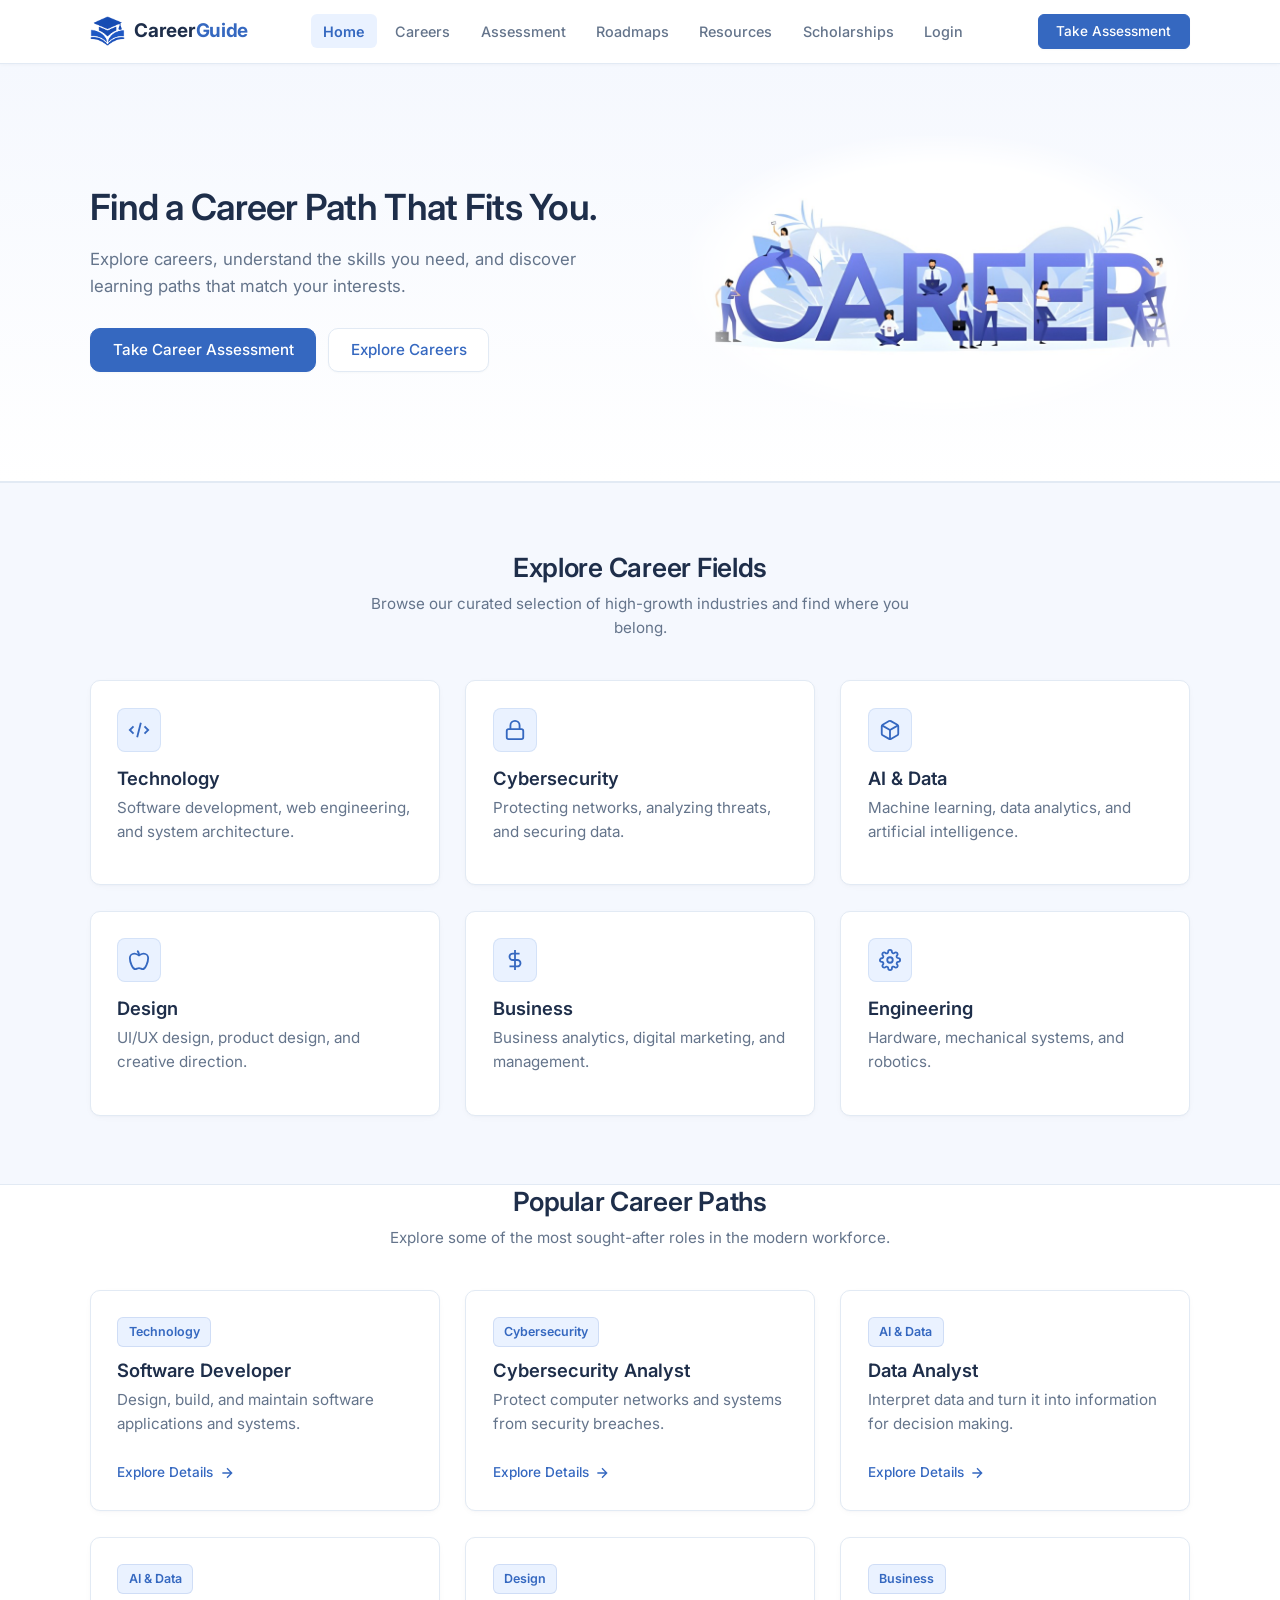
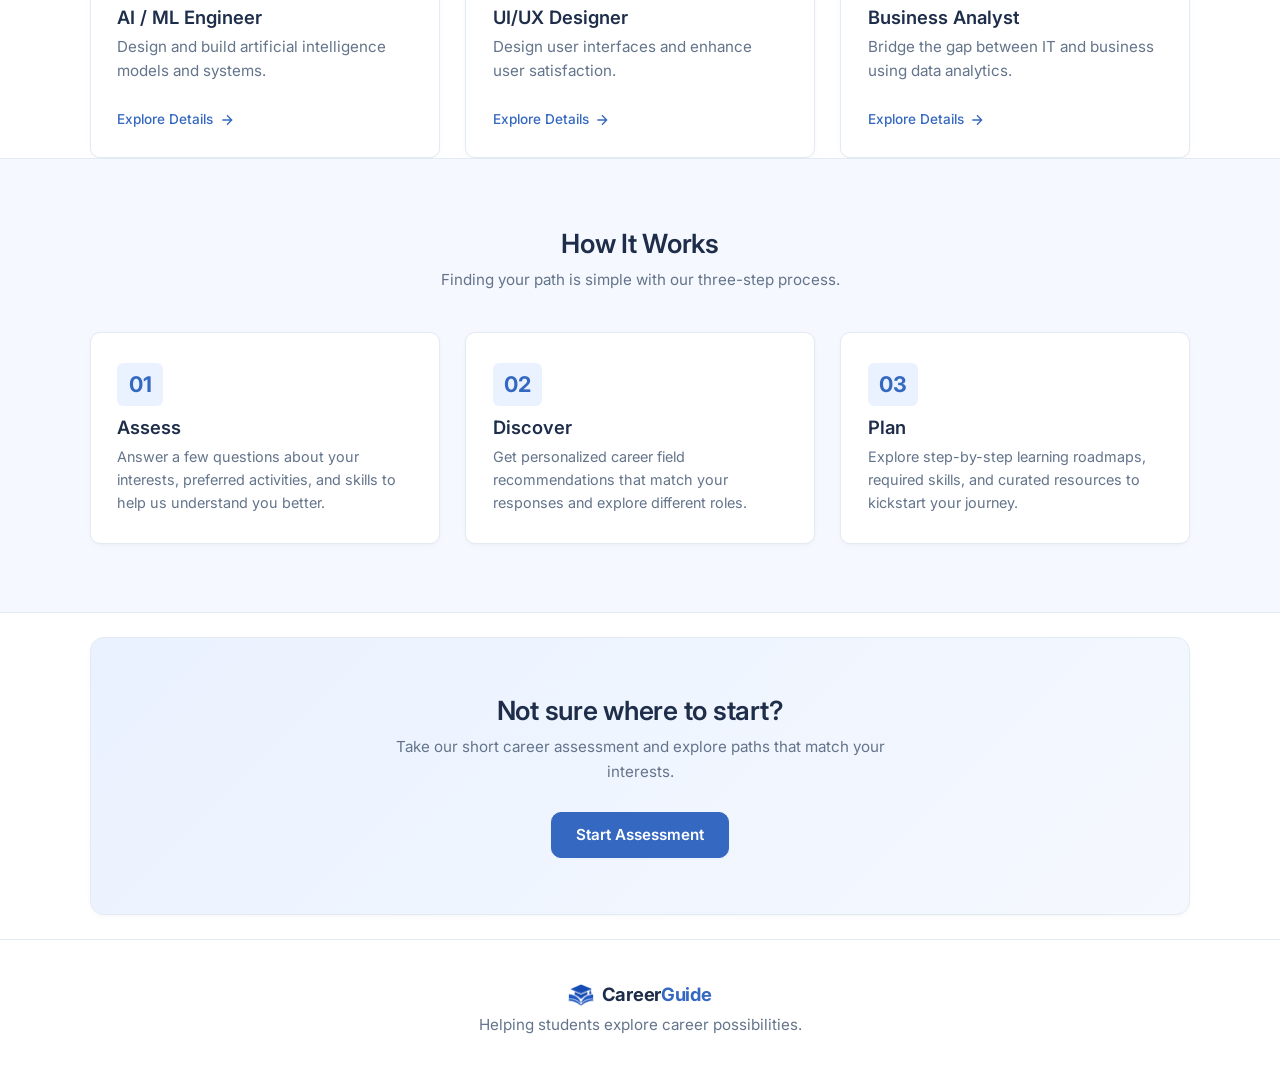
<file: index.html>
<!DOCTYPE html>
<html lang="en">
<head>
    <meta charset="UTF-8">
    <meta name="viewport" content="width=device-width, initial-scale=1.0">
    <title>CareerGuide | Find Your Path</title>
    <link rel="icon" type="image/svg+xml" href="images/favicon.svg">
    <link href="https://fonts.googleapis.com/css2?family=Inter:wght@400;500;600;700&display=swap" rel="stylesheet">
    <link rel="stylesheet" href="css/style.css">
</head>
<body>
    <nav class="navbar">
        <div class="nav-container">
            <a href="index.html" class="logo">
                <img src="images/logo-icon.png" alt="CareerGuide" width="35" height="30" class="logo-icon">
                <span class="logo-text">Career<span class="logo-accent">Guide</span></span>
            </a>
            <div class="nav-links">
                <a href="index.html" class="active">Home</a>
                <a href="careers.html">Careers</a>
                <a href="assessment.html">Assessment</a>
                <a href="roadmaps.html">Roadmaps</a>
                <a href="resources.html">Resources</a>
                <a href="scholarships.html">Scholarships</a>
                <a href="login.html">Login</a>
            </div>
            <a href="assessment.html" class="btn btn-primary nav-cta">Take Assessment</a>
            <button class="mobile-menu-btn" aria-label="Toggle Menu">
                <svg width="24" height="24" viewBox="0 0 24 24" fill="none" stroke="currentColor" stroke-width="2">
                    <path stroke-linecap="round" stroke-linejoin="round" d="M4 6h16M4 12h16M4 18h16"/>
                </svg>
            </button>
        </div>
    </nav>

    <header class="hero">
        <div class="container hero-container">
            <div class="hero-content">
                <h1>Find a Career Path That Fits You.</h1>
                <p>Explore careers, understand the skills you need, and discover learning paths that match your interests.</p>
                <div class="hero-btns">
                    <a href="assessment.html" class="btn btn-primary">Take Career Assessment</a>
                    <a href="careers.html" class="btn btn-secondary">Explore Careers</a>
                </div>
            </div>
            <div class="hero-visual">
                <img src="images/hero-career.jpg" alt="Career guidance illustration featuring blue CAREER lettering with students and professionals exploring learning and career pathways" width="510" height="291" class="hero-img">
            </div>
        </div>
    </header>

    <main>
        <!-- Career Categories (Soft Light Background) -->
        <section class="section-alt">
            <div class="container">
                <div class="section-header">
                    <h2>Explore Career Fields</h2>
                    <p>Browse our curated selection of high-growth industries and find where you belong.</p>
                </div>
                <div class="grid grid-3">
                    <div class="card">
                        <div class="card-icon">
                            <svg width="24" height="24" viewBox="0 0 24 24" fill="none" stroke="currentColor" stroke-width="2"><path d="M10 20l4-16m4 4l4 4-4 4M6 16l-4-4 4-4"/></svg>
                        </div>
                        <h3 class="card-title">Technology</h3>
                        <p>Software development, web engineering, and system architecture.</p>
                    </div>
                    <div class="card">
                        <div class="card-icon">
                            <svg width="24" height="24" viewBox="0 0 24 24" fill="none" stroke="currentColor" stroke-width="2"><rect x="3" y="11" width="18" height="11" rx="2" ry="2"/><path d="M7 11V7a5 5 0 0 1 10 0v4"/></svg>
                        </div>
                        <h3 class="card-title">Cybersecurity</h3>
                        <p>Protecting networks, analyzing threats, and securing data.</p>
                    </div>
                    <div class="card">
                        <div class="card-icon">
                            <svg width="24" height="24" viewBox="0 0 24 24" fill="none" stroke="currentColor" stroke-width="2"><path d="M21 16V8a2 2 0 0 0-1-1.73l-7-4a2 2 0 0 0-2 0l-7 4A2 2 0 0 0 3 8v8a2 2 0 0 0 1 1.73l7 4a2 2 0 0 0 2 0l7-4A2 2 0 0 0 21 16z"/><polyline points="3.27 6.96 12 12.01 20.73 6.96"/><line x1="12" y1="22.08" x2="12" y2="12"/></svg>
                        </div>
                        <h3 class="card-title">AI & Data</h3>
                        <p>Machine learning, data analytics, and artificial intelligence.</p>
                    </div>
                    <div class="card">
                        <div class="card-icon">
                            <svg width="24" height="24" viewBox="0 0 24 24" fill="none" stroke="currentColor" stroke-width="2"><path d="M12 20.94c1.5 0 2.75 1.06 4 1.06 3 0 6-8 6-12.22A4.91 4.91 0 0 0 17 5c-2.22 0-4 1.44-5 2-1-.56-2.78-2-5-2a4.9 4.9 0 0 0-5 4.78C2 14 5 22 8 22c1.25 0 2.5-1.06 4-1.06Z"/><path d="M10 2c1 .5 2 2 2 5"/></svg>
                        </div>
                        <h3 class="card-title">Design</h3>
                        <p>UI/UX design, product design, and creative direction.</p>
                    </div>
                    <div class="card">
                        <div class="card-icon">
                            <svg width="24" height="24" viewBox="0 0 24 24" fill="none" stroke="currentColor" stroke-width="2"><line x1="12" y1="1" x2="12" y2="23"/><path d="M17 5H9.5a3.5 3.5 0 0 0 0 7h5a3.5 3.5 0 0 1 0 7H6"/></svg>
                        </div>
                        <h3 class="card-title">Business</h3>
                        <p>Business analytics, digital marketing, and management.</p>
                    </div>
                    <div class="card">
                        <div class="card-icon">
                            <svg width="24" height="24" viewBox="0 0 24 24" fill="none" stroke="currentColor" stroke-width="2"><circle cx="12" cy="12" r="3"/><path d="M19.4 15a1.65 1.65 0 0 0 .33 1.82l.06.06a2 2 0 0 1 0 2.83 2 2 0 0 1-2.83 0l-.06-.06a1.65 1.65 0 0 0-1.82-.33 1.65 1.65 0 0 0-1 1.51V21a2 2 0 0 1-2 2 2 2 0 0 1-2-2v-.09A1.65 1.65 0 0 0 9 19.4a1.65 1.65 0 0 0-1.82.33l-.06.06a2 2 0 0 1-2.83 0 2 2 0 0 1 0-2.83l.06-.06a1.65 1.65 0 0 0 .33-1.82 1.65 1.65 0 0 0-1.51-1H3a2 2 0 0 1-2-2 2 2 0 0 1 2-2h.09A1.65 1.65 0 0 0 4.6 9a1.65 1.65 0 0 0-.33-1.82l-.06-.06a2 2 0 0 1 0-2.83 2 2 0 0 1 2.83 0l.06.06a1.65 1.65 0 0 0 1.82.33H9a1.65 1.65 0 0 0 1-1.51V3a2 2 0 0 1 2-2 2 2 0 0 1 2 2v.09a1.65 1.65 0 0 0 1 1.51 1.65 1.65 0 0 0 1.82-.33l.06-.06a2 2 0 0 1 2.83 0 2 2 0 0 1 0 2.83l-.06.06a1.65 1.65 0 0 0-.33 1.82V9a1.65 1.65 0 0 0 1.51 1H21a2 2 0 0 1 2 2 2 2 0 0 1-2 2h-.09a1.65 1.65 0 0 0-1.51 1z"/></svg>
                        </div>
                        <h3 class="card-title">Engineering</h3>
                        <p>Hardware, mechanical systems, and robotics.</p>
                    </div>
                </div>
            </div>
        </section>

        <!-- Featured Careers (White Background) -->
        <section class="container">
            <div class="section-header">
                <h2>Popular Career Paths</h2>
                <p>Explore some of the most sought-after roles in the modern workforce.</p>
            </div>
            <div class="grid grid-3" id="featured-careers">
                <div class="card">
                    <span class="tag">Technology</span>
                    <h3 class="card-title">Software Developer</h3>
                    <p>Design, build, and maintain software applications and systems.</p>
                    <a href="careers.html?id=software-developer" class="card-link">Explore Details <svg width="16" height="16" viewBox="0 0 24 24" fill="none" stroke="currentColor" stroke-width="2"><path d="M5 12h14M12 5l7 7-7 7"/></svg></a>
                </div>
                <div class="card">
                    <span class="tag">Cybersecurity</span>
                    <h3 class="card-title">Cybersecurity Analyst</h3>
                    <p>Protect computer networks and systems from security breaches.</p>
                    <a href="careers.html?id=cybersecurity-analyst" class="card-link">Explore Details <svg width="16" height="16" viewBox="0 0 24 24" fill="none" stroke="currentColor" stroke-width="2"><path d="M5 12h14M12 5l7 7-7 7"/></svg></a>
                </div>
                <div class="card">
                    <span class="tag">AI & Data</span>
                    <h3 class="card-title">Data Analyst</h3>
                    <p>Interpret data and turn it into information for decision making.</p>
                    <a href="careers.html?id=data-analyst" class="card-link">Explore Details <svg width="16" height="16" viewBox="0 0 24 24" fill="none" stroke="currentColor" stroke-width="2"><path d="M5 12h14M12 5l7 7-7 7"/></svg></a>
                </div>
                <div class="card">
                    <span class="tag">AI & Data</span>
                    <h3 class="card-title">AI / ML Engineer</h3>
                    <p>Design and build artificial intelligence models and systems.</p>
                    <a href="careers.html?id=ai-ml-engineer" class="card-link">Explore Details <svg width="16" height="16" viewBox="0 0 24 24" fill="none" stroke="currentColor" stroke-width="2"><path d="M5 12h14M12 5l7 7-7 7"/></svg></a>
                </div>
                <div class="card">
                    <span class="tag">Design</span>
                    <h3 class="card-title">UI/UX Designer</h3>
                    <p>Design user interfaces and enhance user satisfaction.</p>
                    <a href="careers.html?id=ui-ux-designer" class="card-link">Explore Details <svg width="16" height="16" viewBox="0 0 24 24" fill="none" stroke="currentColor" stroke-width="2"><path d="M5 12h14M12 5l7 7-7 7"/></svg></a>
                </div>
                <div class="card">
                    <span class="tag">Business</span>
                    <h3 class="card-title">Business Analyst</h3>
                    <p>Bridge the gap between IT and business using data analytics.</p>
                    <a href="careers.html?id=business-analyst" class="card-link">Explore Details <svg width="16" height="16" viewBox="0 0 24 24" fill="none" stroke="currentColor" stroke-width="2"><path d="M5 12h14M12 5l7 7-7 7"/></svg></a>
                </div>
            </div>
        </section>

        <!-- How It Works (Soft Light Background) -->
        <section class="section-alt">
            <div class="container">
                <div class="section-header">
                    <h2>How It Works</h2>
                    <p>Finding your path is simple with our three-step process.</p>
                </div>
                <div class="grid grid-3 steps-container">
                    <div class="step">
                        <span class="step-num">01</span>
                        <h3>Assess</h3>
                        <p>Answer a few questions about your interests, preferred activities, and skills to help us understand you better.</p>
                    </div>
                    <div class="step">
                        <span class="step-num">02</span>
                        <h3>Discover</h3>
                        <p>Get personalized career field recommendations that match your responses and explore different roles.</p>
                    </div>
                    <div class="step">
                        <span class="step-num">03</span>
                        <h3>Plan</h3>
                        <p>Explore step-by-step learning roadmaps, required skills, and curated resources to kickstart your journey.</p>
                    </div>
                </div>
            </div>
        </section>

        <!-- CTA Section -->
        <section class="container">
            <div class="cta-section">
                <h2>Not sure where to start?</h2>
                <p>Take our short career assessment and explore paths that match your interests.</p>
                <a href="assessment.html" class="btn btn-primary">Start Assessment</a>
            </div>
        </section>
    </main>

    <footer>
        <div class="container">
            <a href="index.html" class="footer-logo">
                <img src="images/logo-icon.png" alt="" width="26" height="22" class="logo-icon">
                <span>Career<span class="logo-accent">Guide</span></span>
            </a>
            <p>Helping students explore career possibilities.</p>
        </div>
    </footer>

    <script src="js/main.js"></script>
</body>
</html>
</file>
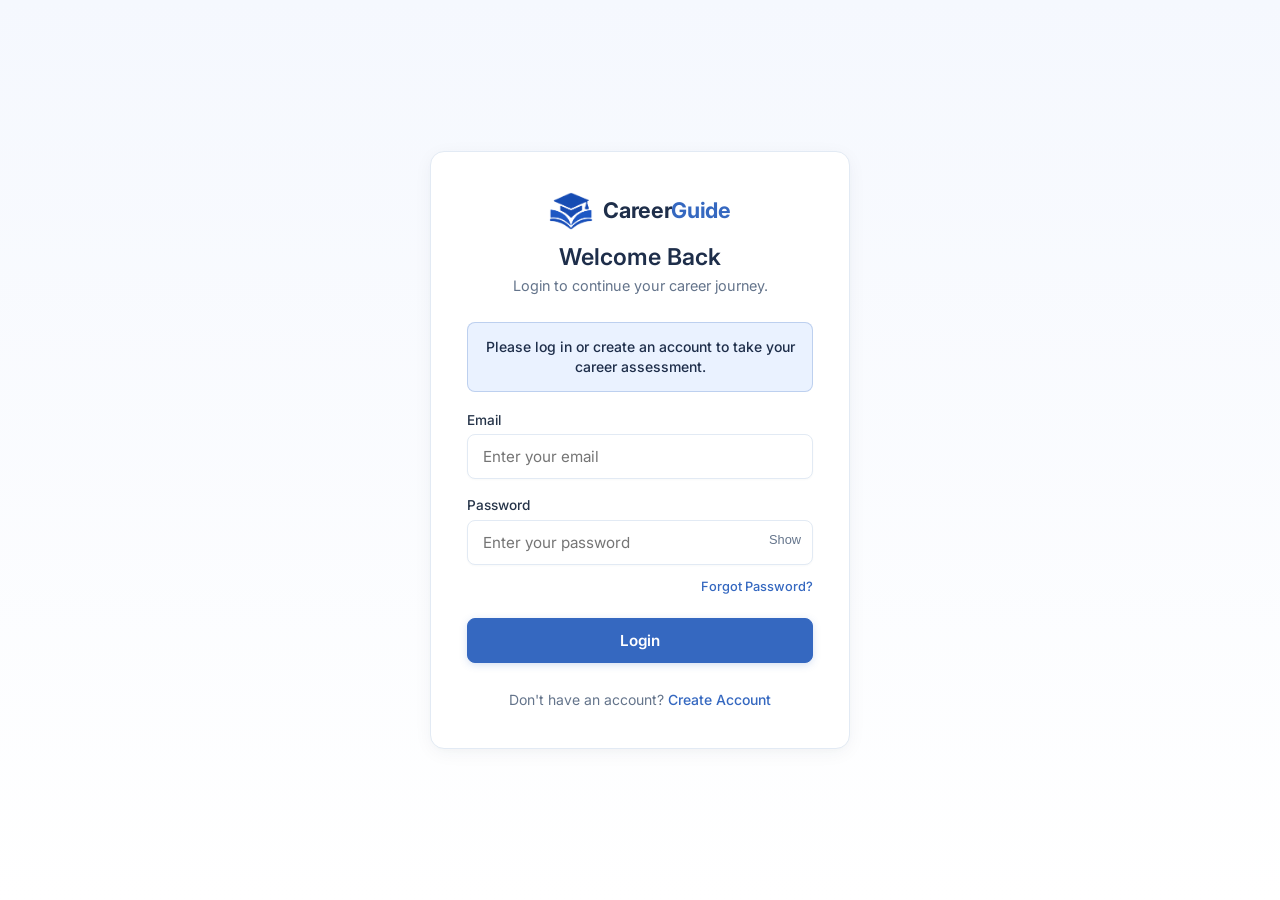
<file: assessment.html>
<!DOCTYPE html>
<html lang="en">
<head>
    <meta charset="UTF-8">
    <meta name="viewport" content="width=device-width, initial-scale=1.0">
    <title>Career Assessment | CareerGuide</title>
    <link rel="icon" type="image/svg+xml" href="images/favicon.svg">
    <script>
        (function() {
            var isLoggedIn = localStorage.getItem('careerGuideLoggedIn') === 'true';
            if (!isLoggedIn) {
                window.location.replace('login.html?redirect=assessment.html');
            }
        })();
    </script>
    <link href="https://fonts.googleapis.com/css2?family=Inter:wght@400;500;600;700&display=swap" rel="stylesheet">
    <link rel="stylesheet" href="css/style.css">
    <style>
        body {
            background: linear-gradient(180deg, #F5F8FE 0%, #FFFFFF 100%);
            min-height: 100vh;
        }
        .assessment-container { 
            max-width: 760px; 
            margin: 2.5rem auto; 
            padding: 2.5rem 2.25rem; 
            background: var(--bg-white); 
            border-radius: var(--radius-lg); 
            border: 1px solid var(--border); 
            box-shadow: var(--shadow-sm); 
        }
        .progress-container { margin-bottom: 1.75rem; }
        .progress-text { font-size: 0.85rem; color: var(--text-muted); margin-bottom: 0.5rem; font-weight: 500; }
        .progress-bar-bg { width: 100%; height: 8px; background: var(--border); border-radius: 4px; overflow: hidden; }
        .progress-bar-fill { height: 100%; background: var(--accent); border-radius: 4px; }
        
        .question-title { font-size: 1.35rem; margin-bottom: 1.35rem; color: var(--primary); font-weight: 600; }
        .options-grid { display: grid; gap: 0.75rem; margin-bottom: 1.5rem; }
        .option-label { 
            display: flex; align-items: center; padding: 0.95rem 1.25rem; border: 1px solid var(--border); 
            border-radius: var(--radius); cursor: pointer; background: var(--bg-white); font-size: 0.95rem;
            color: var(--text-main); box-shadow: var(--shadow-xs);
            transition: border-color var(--transition-fast), background-color var(--transition-fast), color var(--transition-fast);
        }
        .option-label:hover { border-color: var(--border-accent); background: #FAFBFD; }
        .option-input { margin-right: 0.85rem; accent-color: var(--accent); width: 1.15rem; height: 1.15rem; }
        .option-label.selected { 
            border-color: var(--accent); 
            background: var(--bg-subtle); 
            color: var(--accent); 
            font-weight: 600; 
            box-shadow: 0 0 0 1px var(--accent);
        }
        
        .stage-card {
            border: 1px solid var(--border);
            padding: 1.15rem 1.35rem;
            border-radius: var(--radius);
            cursor: pointer;
            background: var(--bg-white);
            box-shadow: var(--shadow-xs);
            transition: border-color var(--transition-fast), background-color var(--transition-fast), transform var(--transition-fast);
        }
        .stage-card:hover {
            border-color: var(--accent);
            background: var(--bg-subtle);
            box-shadow: var(--shadow-sm);
            transform: translateY(-1px);
        }
        
        .assessment-footer { display: flex; justify-content: space-between; margin-top: 1.75rem; padding-top: 1.25rem; border-top: 1px solid var(--border); }
        .btn-disabled { opacity: 0.45; cursor: not-allowed; pointer-events: none; }
        
        /* Results View */
        .results-header { text-align: center; margin-bottom: 2rem; }
        .results-header h1 { font-size: 2.25rem; margin-bottom: 0.4rem; color: var(--primary); }
        .results-header p { font-size: 1.05rem; color: var(--text-muted); }
        .match-card { 
            display: flex; flex-direction: column; padding: 1.75rem; 
            border: 1px solid var(--border); border-radius: var(--radius); 
            margin-bottom: 1.25rem; background: var(--bg-white); 
            box-shadow: var(--shadow-sm);
            transition: border-color var(--transition-fast), box-shadow var(--transition-fast), transform var(--transition-fast);
        }
        .match-card:hover {
            border-color: var(--border-accent);
            box-shadow: var(--shadow-hover);
            transform: translateY(-1px);
        }
        .match-header { display: flex; justify-content: space-between; align-items: flex-end; margin-bottom: 0.75rem; }
        .match-title { font-size: 1.25rem; font-weight: 600; color: var(--primary); }
        .match-score { font-size: 1.25rem; font-weight: 700; color: var(--accent); }
        .match-bar-bg { width: 100%; height: 8px; background: var(--border); border-radius: 4px; margin-bottom: 0.75rem; overflow: hidden; }
        .match-bar-fill { height: 100%; background: var(--accent); border-radius: 4px; }
        
        .profile-row { display: flex; justify-content: space-between; margin-bottom: 0.75rem; padding-bottom: 0.75rem; border-bottom: 1px solid var(--border); }
        .profile-row:last-child { border-bottom: none; margin-bottom: 0; padding-bottom: 0; }
        .profile-label { font-weight: 500; color: var(--text-muted); font-size: 0.875rem; }
        .profile-value { font-weight: 600; color: var(--primary); text-align: right; max-width: 60%; font-size: 0.95rem; }
        @media (max-width: 600px) {
            .assessment-container {
                padding: 1.75rem 1.25rem;
                margin: 1.5rem auto;
            }
            .profile-row { flex-direction: column; gap: 0.25rem; }
            .profile-value { text-align: left; max-width: 100%; }
        }

        .disclaimer { 
            text-align: center; padding: 1.25rem; background: var(--bg-alt); 
            border: 1px solid var(--border); border-radius: var(--radius); 
            margin-top: 2rem; font-size: 0.85rem; color: var(--text-muted); 
        }
    </style>
</head>
<body>
    <nav class="navbar">
        <div class="nav-container">
            <a href="index.html" class="logo">
                <img src="images/logo-icon.png" alt="CareerGuide" width="35" height="30" class="logo-icon">
                <span class="logo-text">Career<span class="logo-accent">Guide</span></span>
            </a>
            <div class="nav-links">
                <a href="index.html">Home</a>
                <a href="careers.html">Careers</a>
                <a href="assessment.html" class="active">Assessment</a>
                <a href="roadmaps.html">Roadmaps</a>
                <a href="resources.html">Resources</a>
                <a href="scholarships.html">Scholarships</a>
                <a href="login.html">Login</a>
            </div>
            <button class="mobile-menu-btn" aria-label="Toggle Menu">
                <svg width="24" height="24" viewBox="0 0 24 24" fill="none" stroke="currentColor" stroke-width="2"><path d="M3 12h18M3 6h18M3 18h18"/></svg>
            </button>
        </div>
    </nav>

    <div class="container">
        <!-- Stage Selection View -->
        <div id="stage-view" class="assessment-container" style="text-align: center;">
            <h1 style="font-size: 2rem; margin-bottom: 0.5rem; color: var(--primary);">Welcome to Career Assessment</h1>
            <p style="font-size: 1.05rem; color: var(--text-muted); margin-bottom: 2.25rem;">Where are you in your education journey?</p>
            
            <div class="options-grid" style="text-align: left; max-width: 500px; margin: 0 auto;">
                <div class="option-label stage-card" data-stage="school">
                    <span style="font-size: 1.05rem; font-weight: 500;">School</span>
                </div>
                <div class="option-label stage-card" data-stage="higher_secondary">
                    <span style="font-size: 1.05rem; font-weight: 500;">Higher Secondary</span>
                </div>
                <div class="option-label stage-card" data-stage="college">
                    <span style="font-size: 1.05rem; font-weight: 500;">College</span>
                </div>
            </div>
        </div>

        <!-- Assessment Quiz View -->
        <div id="assessment-view" class="assessment-container" style="display: none;">
            <div class="progress-container">
                <div class="progress-text" id="progress-text">Question 1 of 8</div>
                <div class="progress-bar-bg">
                    <div class="progress-bar-fill" id="progress-fill" style="width: 12.5%;"></div>
                </div>
            </div>

            <div id="question-container">
                <h2 class="question-title" id="question-title">Loading question...</h2>
                <div class="options-grid" id="options-container">
                    <!-- Options injected by JS -->
                </div>
            </div>

            <div class="assessment-footer">
                <button id="prev-btn" class="btn btn-secondary btn-disabled">Previous</button>
                <button id="next-btn" class="btn btn-primary btn-disabled">Next Question</button>
            </div>
        </div>

        <!-- Results View -->
        <div id="results-view" class="assessment-container" style="display: none; box-shadow: none; border: none; background: transparent; padding: 0;">
            <div class="results-header">
                <h1>Your Career Path Suggestions</h1>
                <p>Based on your responses, these career paths may be worth exploring.</p>
            </div>
            
            <div id="profile-summary" style="display: none; background: var(--bg-alt); border-radius: var(--radius-lg); padding: 1.75rem; margin-bottom: 2rem; border: 1px solid var(--border); box-shadow: var(--shadow-sm);">
                <!-- Profile injected by JS -->
            </div>
            
            <div id="matches-container">
                <!-- Matches injected by JS -->
            </div>

            <div class="disclaimer">
                <strong>Remember:</strong> This assessment is a starting point for exploration, not a definitive career decision. Your interests and skills can adapt to many different paths over time.
            </div>

            <div style="text-align: center; margin-top: 2rem; display: flex; gap: 1rem; justify-content: center; flex-wrap: wrap;">
                <a href="careers.html" class="btn btn-primary">Explore All Careers</a>
                <button id="retake-btn" class="btn btn-secondary">Retake Assessment</button>
            </div>
        </div>
    </div>

    <!-- Assessment Completion Greeting Popup -->
    <div id="completion-modal" class="completion-modal-overlay" style="display: none;" role="dialog" aria-modal="true" aria-labelledby="completion-title" aria-describedby="completion-desc">
        <div class="completion-modal-card">
            <div class="completion-icon-wrapper">
                <img src="images/logo-icon.png" alt="" width="34" height="30" class="completion-icon">
            </div>
            <h2 id="completion-title" class="completion-title">Great job!</h2>
            <p id="completion-desc" class="completion-desc">
                You've completed your career assessment. Let's explore your results and discover your next steps.
            </p>
            <button id="view-results-btn" class="btn btn-primary completion-btn" type="button">
                View My Results
            </button>
        </div>
    </div>

    <footer>
        <div class="container">
            <a href="index.html" class="footer-logo">
                <img src="images/logo-icon.png" alt="" width="26" height="22" class="logo-icon">
                <span>Career<span class="logo-accent">Guide</span></span>
            </a>
            <p>Helping students explore career possibilities.</p>
        </div>
    </footer>

    <script src="js/data.js"></script>
    <script src="js/main.js"></script>
    <script src="js/assessment.js"></script>
</body>
</html>
</file>
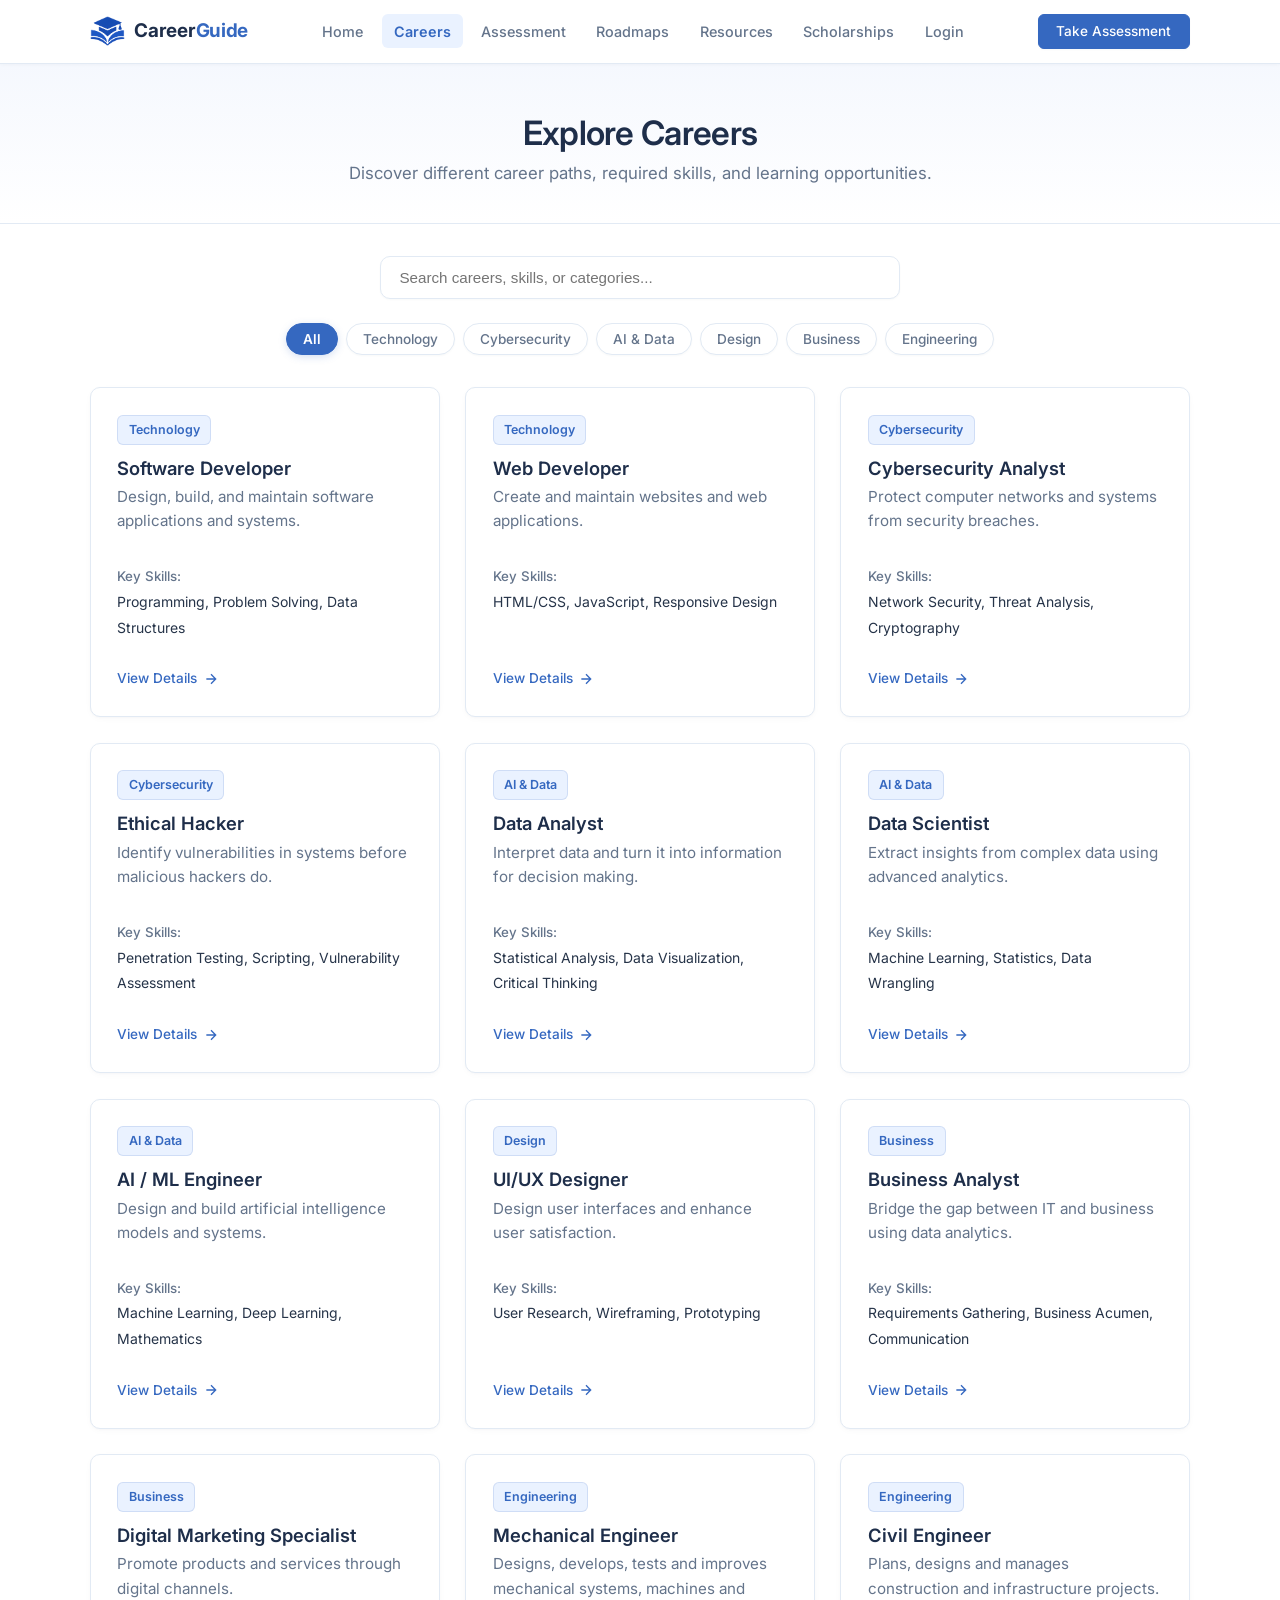
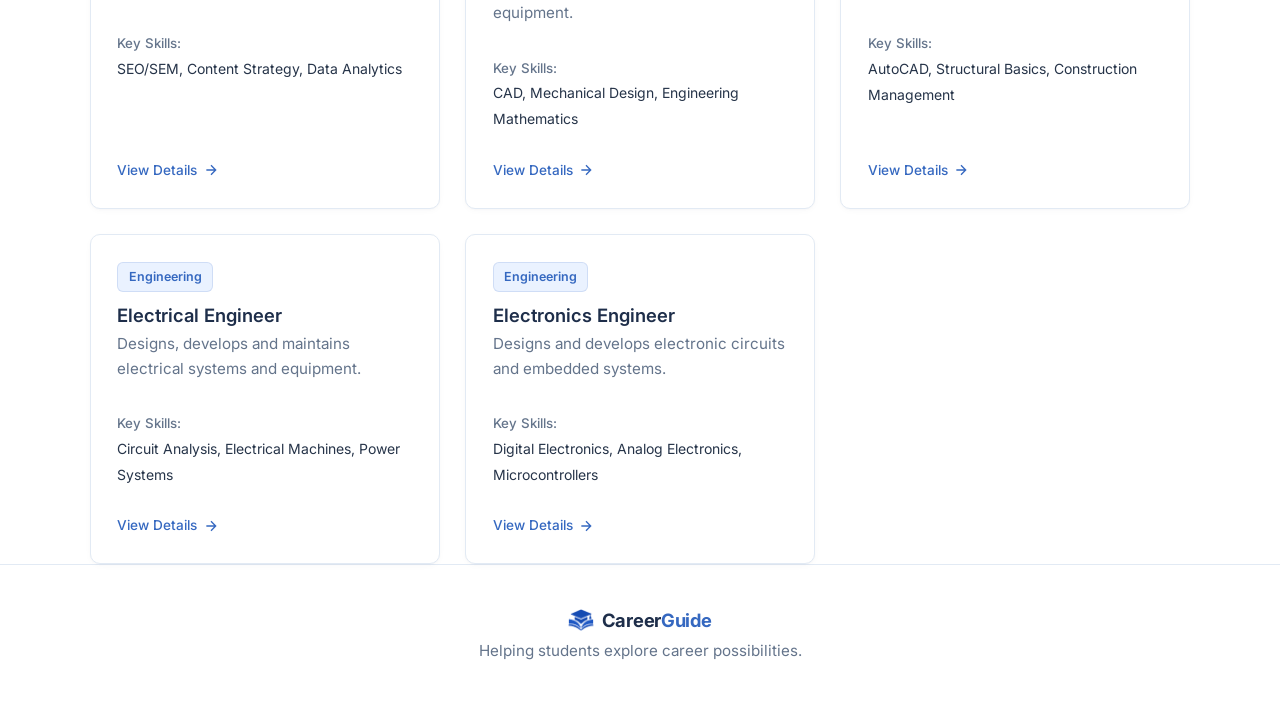
<file: careers.html>
<!DOCTYPE html>
<html lang="en">
<head>
    <meta charset="UTF-8">
    <meta name="viewport" content="width=device-width, initial-scale=1.0">
    <title>Career Explorer | CareerGuide</title>
    <link rel="icon" type="image/svg+xml" href="images/favicon.svg">
    <link href="https://fonts.googleapis.com/css2?family=Inter:wght@400;500;600;700&display=swap" rel="stylesheet">
    <link rel="stylesheet" href="css/style.css">
    <style>
        .explorer-header { 
            padding: 3rem 0 2.25rem; 
            text-align: center; 
            background: var(--bg-gradient-page); 
            border-bottom: 1px solid var(--border); 
        }
        .explorer-header h1 { font-size: 2.1rem; margin-bottom: 0.4rem; color: var(--primary); }
        .explorer-header p { font-size: 1.05rem; margin-bottom: 0; color: var(--text-muted); }
        .search-container { max-width: 520px; margin: 0 auto 1.5rem; }
        .search-input { 
            width: 100%; padding: 0.75rem 1.15rem; border-radius: var(--radius); 
            border: 1px solid var(--border); font-size: 0.95rem; outline: none; 
            background: var(--bg-white); color: var(--text-main); 
            box-shadow: var(--shadow-xs);
            transition: border-color var(--transition-fast), box-shadow var(--transition-fast);
        }
        .search-input:focus { border-color: var(--accent); box-shadow: 0 0 0 3px rgba(53, 104, 192, 0.12); }
        .filters { display: flex; gap: 0.5rem; justify-content: center; flex-wrap: wrap; margin-bottom: 2rem; }
        .filter-btn { 
            padding: 0.45rem 1rem; border-radius: var(--radius-pill); border: 1px solid var(--border); 
            background: var(--bg-white); cursor: pointer; font-size: 0.85rem; font-weight: 500; 
            color: var(--text-muted); font-family: inherit;
            box-shadow: var(--shadow-xs);
            transition: background-color var(--transition-fast), border-color var(--transition-fast), color var(--transition-fast), box-shadow var(--transition-fast);
        }
        .filter-btn:hover { border-color: var(--border-accent); color: var(--accent); background: var(--bg-subtle); }
        .filter-btn.active { background: var(--accent); color: #ffffff; border-color: var(--accent); font-weight: 600; box-shadow: 0 2px 8px -1px rgba(53, 104, 192, 0.25); }
        
        /* Details View */
        .details-header { margin-bottom: 1.5rem; }
        .back-btn { margin-bottom: 1.5rem; display: inline-flex; align-items: center; gap: 0.4rem; color: var(--text-muted); font-size: 0.9rem; font-weight: 500; transition: color var(--transition-fast); }
        .back-btn:hover { color: var(--accent); }
        .details-content { 
            background: var(--bg-white); 
            border: 1px solid var(--border); 
            border-radius: var(--radius-lg); 
            padding: 2.25rem; 
            box-shadow: var(--shadow-sm);
        }
        .details-section { margin-top: 2rem; }
        .details-section h3 { font-size: 1.15rem; margin-bottom: 0.75rem; border-bottom: 1px solid var(--border); padding-bottom: 0.4rem; color: var(--primary); }
        .skills-list { display: flex; gap: 0.45rem; flex-wrap: wrap; }
        .skill-tag { background: var(--bg-subtle); border: 1px solid rgba(53, 104, 192, 0.15); padding: 0.3rem 0.7rem; border-radius: var(--radius-sm); font-size: 0.85rem; color: var(--text-main); }
        .roadmap-list { list-style: none; padding: 0; }
        .roadmap-list li { padding: 0.75rem 0; border-bottom: 1px solid var(--border); position: relative; padding-left: 1.75rem; font-size: 0.95rem; }
        .roadmap-list li::before { content: ''; position: absolute; left: 0; top: 1.15rem; width: 8px; height: 8px; background: var(--accent); border-radius: 50%; }
        .roadmap-list li:last-child { border-bottom: none; }
        
        .no-results { text-align: center; padding: 2.5rem; color: var(--text-muted); grid-column: 1 / -1; }
    </style>
</head>
<body>
    <nav class="navbar">
        <div class="nav-container">
            <a href="index.html" class="logo">
                <img src="images/logo-icon.png" alt="CareerGuide" width="35" height="30" class="logo-icon">
                <span class="logo-text">Career<span class="logo-accent">Guide</span></span>
            </a>
            <div class="nav-links">
                <a href="index.html">Home</a>
                <a href="careers.html" class="active">Careers</a>
                <a href="assessment.html">Assessment</a>
                <a href="roadmaps.html">Roadmaps</a>
                <a href="resources.html">Resources</a>
                <a href="scholarships.html">Scholarships</a>
                <a href="login.html">Login</a>
            </div>
            <a href="assessment.html" class="btn btn-primary nav-cta">Take Assessment</a>
            <button class="mobile-menu-btn" aria-label="Toggle Menu">
                <svg width="24" height="24" viewBox="0 0 24 24" fill="none" stroke="currentColor" stroke-width="2"><path d="M3 12h18M3 6h18M3 18h18"/></svg>
            </button>
        </div>
    </nav>

    <div id="explorer-view">
        <header class="explorer-header">
            <div class="container">
                <h1>Explore Careers</h1>
                <p>Discover different career paths, required skills, and learning opportunities.</p>
            </div>
        </header>

        <section class="container" style="padding-top: 2rem;">
            <div class="search-container">
                <input type="text" id="search-input" class="search-input" placeholder="Search careers, skills, or categories..." aria-label="Search careers, skills, or categories">
            </div>
            <div class="filters" id="filters-container">
                <!-- Filled by JS -->
            </div>
            <div class="grid grid-3" id="careers-grid">
                <!-- Filled by JS -->
            </div>
        </section>
    </div>

    <div id="details-view" style="display: none; padding: 3.5rem 0;">
        <div class="container">
            <a href="#" id="back-btn" class="back-btn">
                <svg width="20" height="20" viewBox="0 0 24 24" fill="none" stroke="currentColor" stroke-width="2"><path d="M19 12H5M12 19l-7-7 7-7"/></svg>
                Back to Careers
            </a>
            <div id="career-details-content" class="details-content">
                <!-- Filled by JS -->
            </div>
            
            <div class="details-section">
                <h3>Related Careers</h3>
                <div class="grid grid-3" id="related-careers-grid">
                    <!-- Filled by JS -->
                </div>
            </div>
        </div>
    </div>

    <footer>
        <div class="container">
            <a href="index.html" class="footer-logo">
                <img src="images/logo-icon.png" alt="" width="26" height="22" class="logo-icon">
                <span>Career<span class="logo-accent">Guide</span></span>
            </a>
            <p>Helping students explore career possibilities.</p>
        </div>
    </footer>

    <script src="js/data.js"></script>
    <script src="js/main.js"></script>
    <script src="js/careers.js"></script>
</body>
</html>
</file>
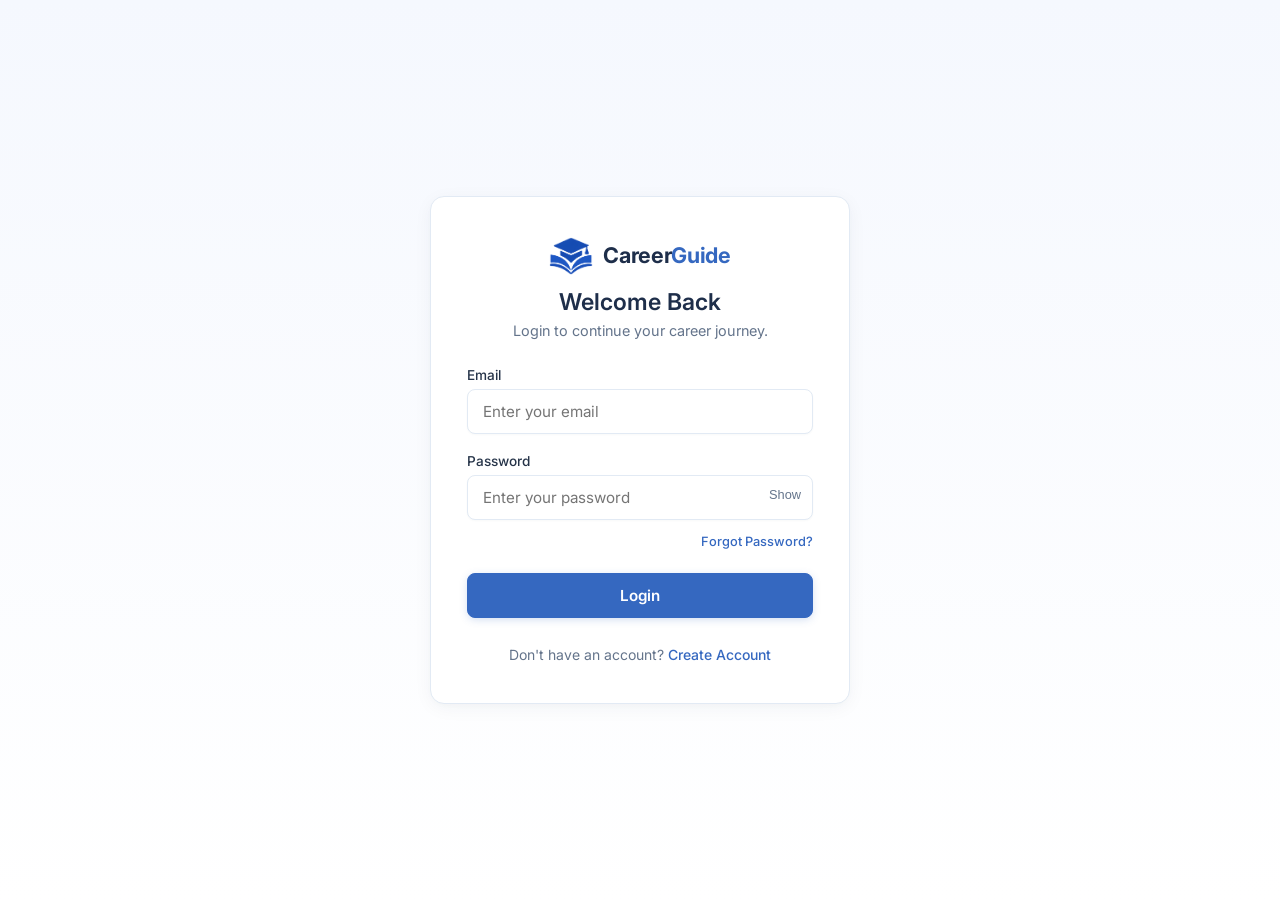
<file: login.html>
<!DOCTYPE html>
<html lang="en">
<head>
    <meta charset="UTF-8">
    <meta name="viewport" content="width=device-width, initial-scale=1.0">
    <title>Login | CareerGuide</title>
    <link rel="icon" type="image/svg+xml" href="images/favicon.svg">
    <link rel="stylesheet" href="css/auth.css">
</head>
<body>
    <div class="auth-container">
        <div class="auth-header">
            <a href="index.html" class="auth-brand">
                <img src="images/logo-icon.png" alt="CareerGuide" width="44" height="38" class="logo-icon">
                <span>Career<span class="logo-accent">Guide</span></span>
            </a>
            <h1 class="auth-title">Welcome Back</h1>
            <p class="auth-subtitle">Login to continue your career journey.</p>
        </div>
        
        <div id="auth-notice" class="auth-notice" style="display: none;"></div>

        <form class="auth-form" id="login-form">
            <div id="login-error" class="auth-error"></div>
            
            <div class="form-group">
                <label for="email">Email</label>
                <input type="email" id="email" class="form-control" placeholder="Enter your email" required>
            </div>
            
            <div class="form-group">
                <label for="password">Password</label>
                <input type="password" id="password" class="form-control" placeholder="Enter your password" required>
                <button type="button" class="password-toggle" id="toggle-pwd">Show</button>
            </div>
            
            <div>
                <a href="#" id="forgot-pwd-link" class="forgot-msg">Forgot Password?</a>
                <div id="forgot-pwd-msg" class="forgot-msg-text">Password recovery is not available in this demo.</div>
            </div>
            
            <button type="submit" class="auth-btn">Login</button>
        </form>
        
        <div id="logged-in-panel" class="auth-logged-in-panel" style="display: none;">
            <p class="auth-subtitle" style="margin-bottom: 1.25rem;">You are currently logged in as <strong id="logged-in-user-name"></strong>.</p>
            <div style="display: flex; flex-direction: column; gap: 0.75rem;">
                <a href="assessment.html" class="auth-btn" style="text-align: center; text-decoration: none;">Take Career Assessment</a>
                <a href="index.html" class="auth-link" style="text-align: center; margin-top: 0.35rem;">Return to Homepage</a>
                <button type="button" id="logout-btn" class="auth-link" style="background: none; border: none; cursor: pointer; color: #dc2626; margin-top: 0.5rem; font-size: 0.875rem;">Log Out</button>
            </div>
        </div>

        <div class="auth-footer" id="auth-footer">
            Don't have an account? <a href="register.html" class="auth-link" id="register-link">Create Account</a>
        </div>
        
    </div>
    <script src="js/auth.js"></script>
</body>
</html>
</file>
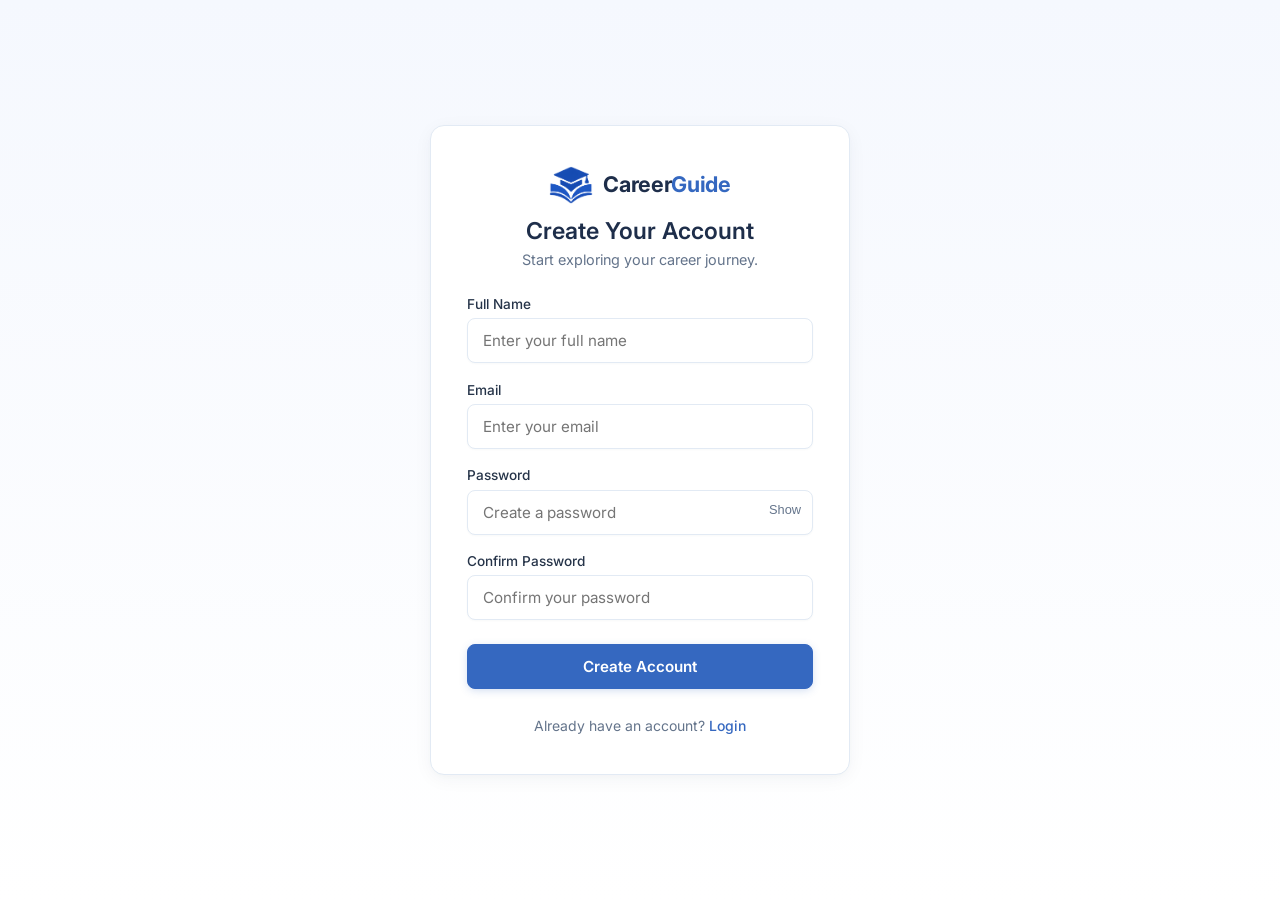
<file: register.html>
<!DOCTYPE html>
<html lang="en">
<head>
    <meta charset="UTF-8">
    <meta name="viewport" content="width=device-width, initial-scale=1.0">
    <title>Register | CareerGuide</title>
    <link rel="icon" type="image/svg+xml" href="images/favicon.svg">
    <link rel="stylesheet" href="css/auth.css">
</head>
<body>
    <div class="auth-container">
        <div class="auth-header">
            <a href="index.html" class="auth-brand">
                <img src="images/logo-icon.png" alt="CareerGuide" width="44" height="38" class="logo-icon">
                <span>Career<span class="logo-accent">Guide</span></span>
            </a>
            <h1 class="auth-title">Create Your Account</h1>
            <p class="auth-subtitle">Start exploring your career journey.</p>
        </div>
        
        <div id="auth-notice" class="auth-notice" style="display: none;"></div>

        <form class="auth-form" id="register-form">
            <div id="register-error" class="auth-error"></div>
            <div id="register-success" class="auth-success"></div>
            
            <div class="form-group">
                <label for="fullname">Full Name</label>
                <input type="text" id="fullname" class="form-control" placeholder="Enter your full name" required>
            </div>
            
            <div class="form-group">
                <label for="email">Email</label>
                <input type="email" id="email" class="form-control" placeholder="Enter your email" required>
            </div>
            
            <div class="form-group">
                <label for="password">Password</label>
                <input type="password" id="password" class="form-control" placeholder="Create a password" minlength="6" required>
                <button type="button" class="password-toggle" id="toggle-pwd">Show</button>
            </div>
            
            <div class="form-group">
                <label for="confirm-password">Confirm Password</label>
                <input type="password" id="confirm-password" class="form-control" placeholder="Confirm your password" minlength="6" required>
            </div>
            
            <button type="submit" class="auth-btn">Create Account</button>
        </form>
        
        <div id="logged-in-panel" class="auth-logged-in-panel" style="display: none;">
            <p class="auth-subtitle" style="margin-bottom: 1.25rem;">You are currently logged in as <strong id="logged-in-user-name"></strong>.</p>
            <div style="display: flex; flex-direction: column; gap: 0.75rem;">
                <a href="assessment.html" class="auth-btn" style="text-align: center; text-decoration: none;">Take Career Assessment</a>
                <a href="index.html" class="auth-link" style="text-align: center; margin-top: 0.35rem;">Return to Homepage</a>
                <button type="button" id="logout-btn" class="auth-link" style="background: none; border: none; cursor: pointer; color: #dc2626; margin-top: 0.5rem; font-size: 0.875rem;">Log Out</button>
            </div>
        </div>

        <div class="auth-footer" id="auth-footer">
            Already have an account? <a href="login.html" class="auth-link" id="login-link">Login</a>
        </div>
        
    </div>
    <script src="js/auth.js"></script>
</body>
</html>
</file>
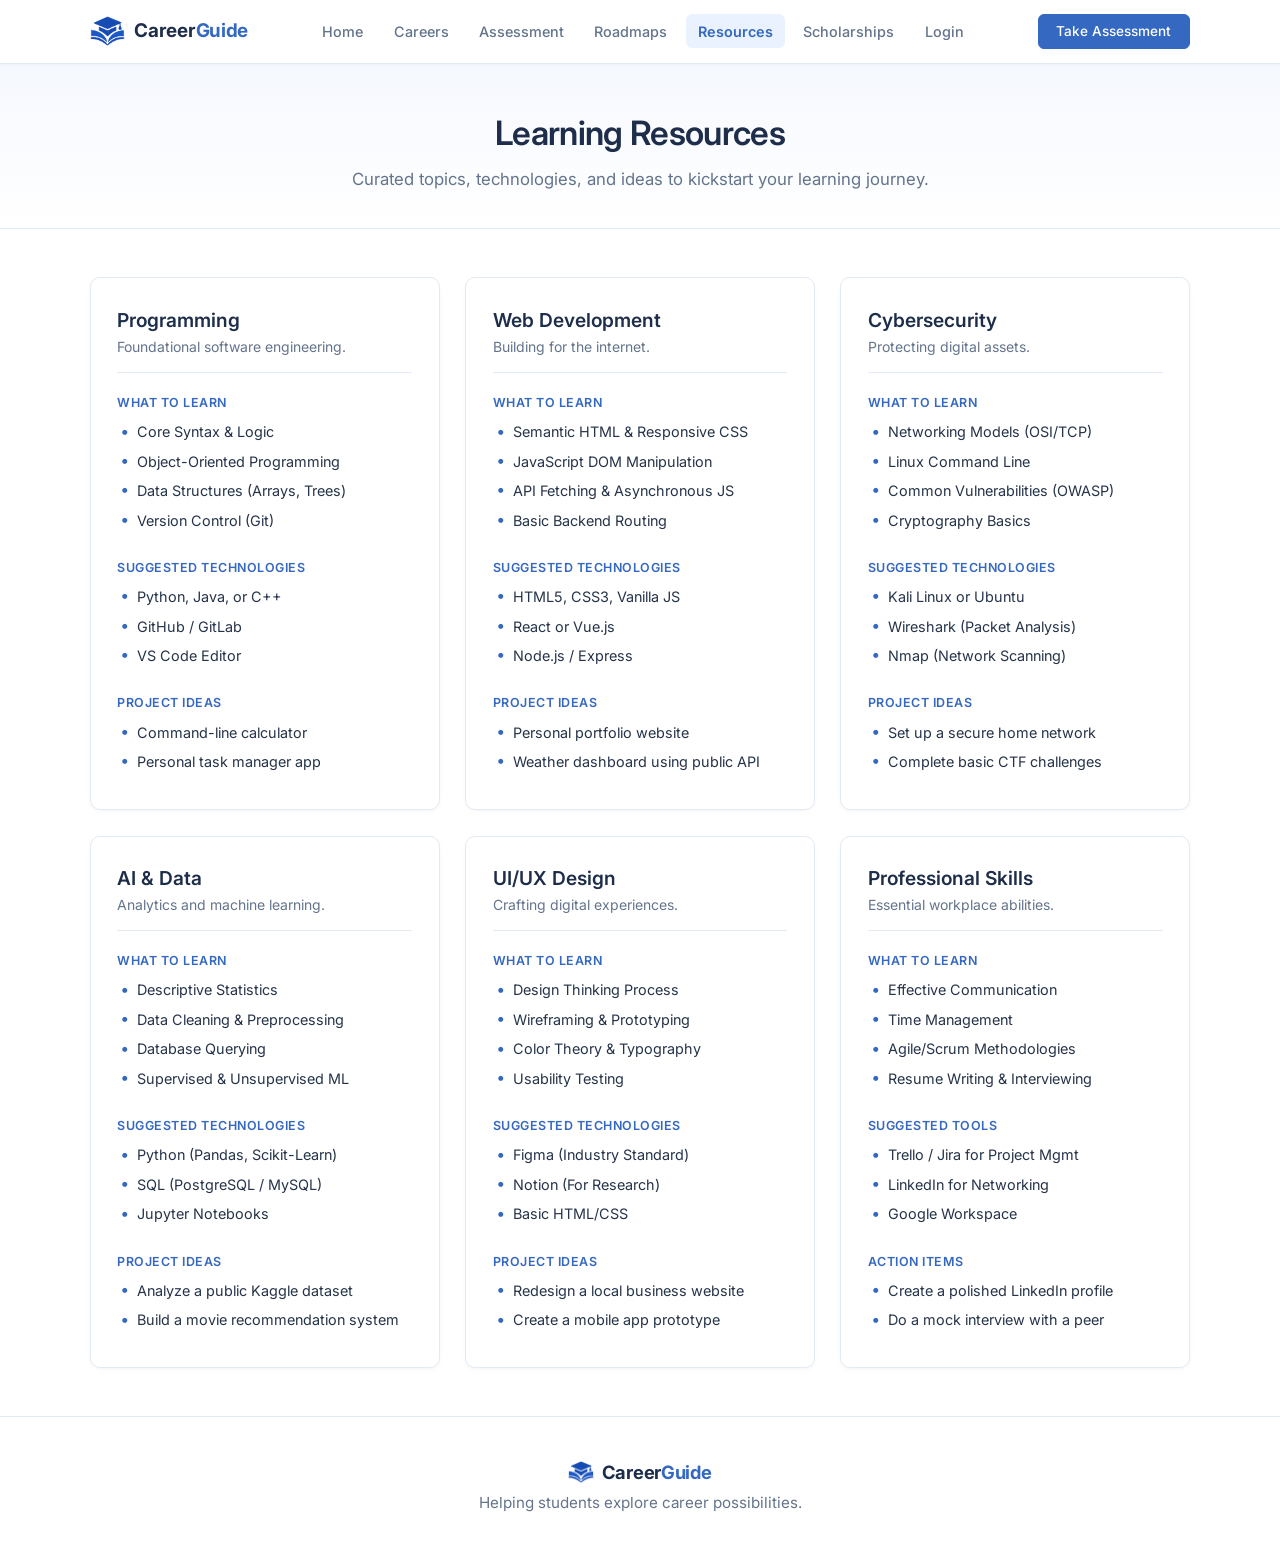
<file: resources.html>
<!DOCTYPE html>
<html lang="en">
<head>
    <meta charset="UTF-8">
    <meta name="viewport" content="width=device-width, initial-scale=1.0">
    <title>Learning Resources | CareerGuide</title>
    <link rel="icon" type="image/svg+xml" href="images/favicon.svg">
    <link href="https://fonts.googleapis.com/css2?family=Inter:wght@400;500;600;700&display=swap" rel="stylesheet">
    <link rel="stylesheet" href="css/style.css">
    <style>
        .page-header { 
            padding: 3rem 0 2.25rem; 
            text-align: center; 
            background: var(--bg-gradient-page); 
            border-bottom: 1px solid var(--border); 
        }
        .page-header h1 { font-size: 2.1rem; margin-bottom: 0.4rem; color: var(--primary); }
        .page-header p { font-size: 1.05rem; margin-bottom: 0; color: var(--text-muted); }
        .resource-card { 
            display: flex; flex-direction: column; padding: 1.85rem 1.65rem; 
            background: var(--bg-white); border: 1px solid var(--border); 
            border-radius: var(--radius); box-shadow: var(--shadow-sm); 
            transition: border-color var(--transition-fast), box-shadow var(--transition-fast), transform var(--transition-fast);
        }
        .resource-card:hover { 
            border-color: var(--border-accent); 
            box-shadow: var(--shadow-hover); 
            transform: translateY(-2px); 
        }
        .resource-header { margin-bottom: 1.25rem; border-bottom: 1px solid var(--border); padding-bottom: 0.85rem; }
        .resource-header h3 { font-size: 1.2rem; margin-bottom: 0.25rem; color: var(--primary); }
        .resource-header p { font-size: 0.875rem; color: var(--text-muted); }
        .resource-section { margin-bottom: 1.25rem; }
        .resource-section:last-child { margin-bottom: 0; }
        .resource-title { font-size: 0.78rem; color: var(--accent); text-transform: uppercase; letter-spacing: 0.04em; font-weight: 600; margin-bottom: 0.45rem; }
        .resource-list { list-style: none; padding: 0; }
        .resource-list li { margin-bottom: 0.4rem; padding-left: 1.25rem; position: relative; font-size: 0.9rem; color: var(--text-main); }
        .resource-list li::before { content: '•'; position: absolute; left: 0.25rem; color: var(--accent); font-weight: bold; font-size: 1rem; line-height: 1; top: 0.15rem; }
    </style>
</head>
<body>
    <nav class="navbar">
        <div class="nav-container">
            <a href="index.html" class="logo">
                <img src="images/logo-icon.png" alt="CareerGuide" width="35" height="30" class="logo-icon">
                <span class="logo-text">Career<span class="logo-accent">Guide</span></span>
            </a>
            <div class="nav-links">
                <a href="index.html">Home</a>
                <a href="careers.html">Careers</a>
                <a href="assessment.html">Assessment</a>
                <a href="roadmaps.html">Roadmaps</a>
                <a href="resources.html" class="active">Resources</a>
                <a href="scholarships.html">Scholarships</a>
                <a href="login.html">Login</a>
            </div>
            <a href="assessment.html" class="btn btn-primary nav-cta">Take Assessment</a>
            <button class="mobile-menu-btn" aria-label="Toggle Menu">
                <svg width="24" height="24" viewBox="0 0 24 24" fill="none" stroke="currentColor" stroke-width="2"><path d="M3 12h18M3 6h18M3 18h18"/></svg>
            </button>
        </div>
    </nav>

    <header class="page-header">
        <div class="container">
            <h1>Learning Resources</h1>
            <p style="max-width: 600px; margin: 0.75rem auto 0; font-size: 1.05rem;">Curated topics, technologies, and ideas to kickstart your learning journey.</p>
        </div>
    </header>

    <main class="container" style="padding: 3rem 1.25rem;">
        <div class="grid grid-3">
            
            <!-- Programming -->
            <div class="card resource-card">
                <div class="resource-header">
                    <h3>Programming</h3>
                    <p style="margin-bottom: 0;">Foundational software engineering.</p>
                </div>
                <div class="resource-section">
                    <div class="resource-title">What to Learn</div>
                    <ul class="resource-list">
                        <li>Core Syntax &amp; Logic</li>
                        <li>Object-Oriented Programming</li>
                        <li>Data Structures (Arrays, Trees)</li>
                        <li>Version Control (Git)</li>
                    </ul>
                </div>
                <div class="resource-section">
                    <div class="resource-title">Suggested Technologies</div>
                    <ul class="resource-list">
                        <li>Python, Java, or C++</li>
                        <li>GitHub / GitLab</li>
                        <li>VS Code Editor</li>
                    </ul>
                </div>
                <div class="resource-section" style="margin-top: auto;">
                    <div class="resource-title">Project Ideas</div>
                    <ul class="resource-list">
                        <li>Command-line calculator</li>
                        <li>Personal task manager app</li>
                    </ul>
                </div>
            </div>

            <!-- Web Development -->
            <div class="card resource-card">
                <div class="resource-header">
                    <h3>Web Development</h3>
                    <p style="margin-bottom: 0;">Building for the internet.</p>
                </div>
                <div class="resource-section">
                    <div class="resource-title">What to Learn</div>
                    <ul class="resource-list">
                        <li>Semantic HTML &amp; Responsive CSS</li>
                        <li>JavaScript DOM Manipulation</li>
                        <li>API Fetching &amp; Asynchronous JS</li>
                        <li>Basic Backend Routing</li>
                    </ul>
                </div>
                <div class="resource-section">
                    <div class="resource-title">Suggested Technologies</div>
                    <ul class="resource-list">
                        <li>HTML5, CSS3, Vanilla JS</li>
                        <li>React or Vue.js</li>
                        <li>Node.js / Express</li>
                    </ul>
                </div>
                <div class="resource-section" style="margin-top: auto;">
                    <div class="resource-title">Project Ideas</div>
                    <ul class="resource-list">
                        <li>Personal portfolio website</li>
                        <li>Weather dashboard using public API</li>
                    </ul>
                </div>
            </div>

            <!-- Cybersecurity -->
            <div class="card resource-card">
                <div class="resource-header">
                    <h3>Cybersecurity</h3>
                    <p style="margin-bottom: 0;">Protecting digital assets.</p>
                </div>
                <div class="resource-section">
                    <div class="resource-title">What to Learn</div>
                    <ul class="resource-list">
                        <li>Networking Models (OSI/TCP)</li>
                        <li>Linux Command Line</li>
                        <li>Common Vulnerabilities (OWASP)</li>
                        <li>Cryptography Basics</li>
                    </ul>
                </div>
                <div class="resource-section">
                    <div class="resource-title">Suggested Technologies</div>
                    <ul class="resource-list">
                        <li>Kali Linux or Ubuntu</li>
                        <li>Wireshark (Packet Analysis)</li>
                        <li>Nmap (Network Scanning)</li>
                    </ul>
                </div>
                <div class="resource-section" style="margin-top: auto;">
                    <div class="resource-title">Project Ideas</div>
                    <ul class="resource-list">
                        <li>Set up a secure home network</li>
                        <li>Complete basic CTF challenges</li>
                    </ul>
                </div>
            </div>

            <!-- AI & Data -->
            <div class="card resource-card">
                <div class="resource-header">
                    <h3>AI &amp; Data</h3>
                    <p style="margin-bottom: 0;">Analytics and machine learning.</p>
                </div>
                <div class="resource-section">
                    <div class="resource-title">What to Learn</div>
                    <ul class="resource-list">
                        <li>Descriptive Statistics</li>
                        <li>Data Cleaning &amp; Preprocessing</li>
                        <li>Database Querying</li>
                        <li>Supervised &amp; Unsupervised ML</li>
                    </ul>
                </div>
                <div class="resource-section">
                    <div class="resource-title">Suggested Technologies</div>
                    <ul class="resource-list">
                        <li>Python (Pandas, Scikit-Learn)</li>
                        <li>SQL (PostgreSQL / MySQL)</li>
                        <li>Jupyter Notebooks</li>
                    </ul>
                </div>
                <div class="resource-section" style="margin-top: auto;">
                    <div class="resource-title">Project Ideas</div>
                    <ul class="resource-list">
                        <li>Analyze a public Kaggle dataset</li>
                        <li>Build a movie recommendation system</li>
                    </ul>
                </div>
            </div>

            <!-- UI/UX Design -->
            <div class="card resource-card">
                <div class="resource-header">
                    <h3>UI/UX Design</h3>
                    <p style="margin-bottom: 0;">Crafting digital experiences.</p>
                </div>
                <div class="resource-section">
                    <div class="resource-title">What to Learn</div>
                    <ul class="resource-list">
                        <li>Design Thinking Process</li>
                        <li>Wireframing &amp; Prototyping</li>
                        <li>Color Theory &amp; Typography</li>
                        <li>Usability Testing</li>
                    </ul>
                </div>
                <div class="resource-section">
                    <div class="resource-title">Suggested Technologies</div>
                    <ul class="resource-list">
                        <li>Figma (Industry Standard)</li>
                        <li>Notion (For Research)</li>
                        <li>Basic HTML/CSS</li>
                    </ul>
                </div>
                <div class="resource-section" style="margin-top: auto;">
                    <div class="resource-title">Project Ideas</div>
                    <ul class="resource-list">
                        <li>Redesign a local business website</li>
                        <li>Create a mobile app prototype</li>
                    </ul>
                </div>
            </div>

            <!-- Soft Skills -->
            <div class="card resource-card">
                <div class="resource-header">
                    <h3>Professional Skills</h3>
                    <p style="margin-bottom: 0;">Essential workplace abilities.</p>
                </div>
                <div class="resource-section">
                    <div class="resource-title">What to Learn</div>
                    <ul class="resource-list">
                        <li>Effective Communication</li>
                        <li>Time Management</li>
                        <li>Agile/Scrum Methodologies</li>
                        <li>Resume Writing &amp; Interviewing</li>
                    </ul>
                </div>
                <div class="resource-section">
                    <div class="resource-title">Suggested Tools</div>
                    <ul class="resource-list">
                        <li>Trello / Jira for Project Mgmt</li>
                        <li>LinkedIn for Networking</li>
                        <li>Google Workspace</li>
                    </ul>
                </div>
                <div class="resource-section" style="margin-top: auto;">
                    <div class="resource-title">Action Items</div>
                    <ul class="resource-list">
                        <li>Create a polished LinkedIn profile</li>
                        <li>Do a mock interview with a peer</li>
                    </ul>
                </div>
            </div>

        </div>
    </main>

    <footer>
        <div class="container">
            <a href="index.html" class="footer-logo">
                <img src="images/logo-icon.png" alt="" width="26" height="22" class="logo-icon">
                <span>Career<span class="logo-accent">Guide</span></span>
            </a>
            <p>Helping students explore career possibilities.</p>
        </div>
    </footer>

    <script src="js/main.js"></script>
</body>
</html>
</file>
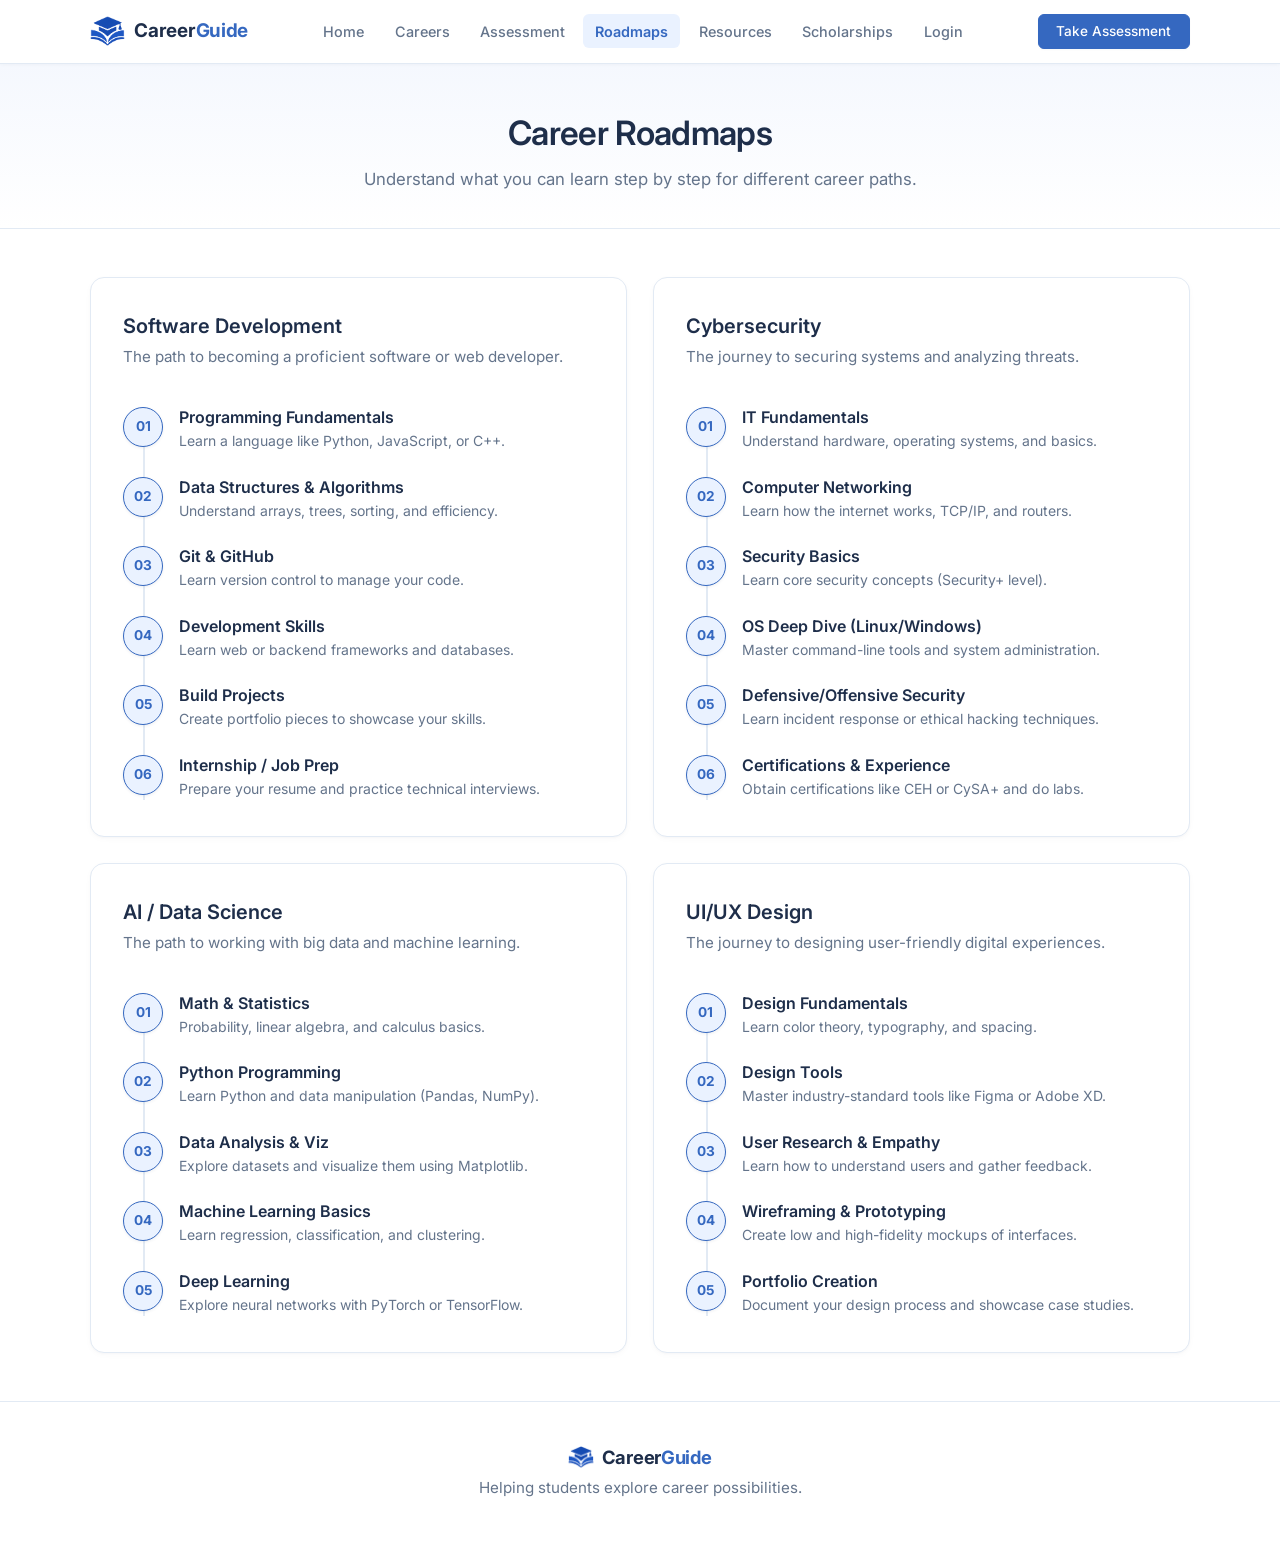
<file: roadmaps.html>
<!DOCTYPE html>
<html lang="en">
<head>
    <meta charset="UTF-8">
    <meta name="viewport" content="width=device-width, initial-scale=1.0">
    <title>Career Roadmaps | CareerGuide</title>
    <link rel="icon" type="image/svg+xml" href="images/favicon.svg">
    <link href="https://fonts.googleapis.com/css2?family=Inter:wght@400;500;600;700&display=swap" rel="stylesheet">
    <link rel="stylesheet" href="css/style.css">
    <style>
        .page-header { 
            padding: 3rem 0 2.25rem; 
            text-align: center; 
            background: var(--bg-gradient-page); 
            border-bottom: 1px solid var(--border); 
        }
        .page-header h1 { font-size: 2.1rem; margin-bottom: 0.4rem; color: var(--primary); }
        .page-header p { font-size: 1.05rem; margin-bottom: 0; color: var(--text-muted); }
        .roadmap-card { 
            padding: 2.25rem 2rem; 
            background: var(--bg-white); 
            border: 1px solid var(--border); 
            border-radius: var(--radius-lg); 
            box-shadow: var(--shadow-sm);
            transition: border-color var(--transition-fast), box-shadow var(--transition-fast), transform var(--transition-fast);
        }
        .roadmap-card:hover { 
            border-color: var(--border-accent); 
            box-shadow: var(--shadow-hover); 
            transform: translateY(-2px);
        }
        .roadmap-card h3 { font-size: 1.25rem; margin-bottom: 0.35rem; color: var(--primary); }
        .roadmap-timeline { list-style: none; padding: 0; margin-top: 1.5rem; position: relative; }
        .roadmap-timeline::before { content: ''; position: absolute; top: 0; bottom: 0; left: 1.25rem; width: 2px; background: var(--border); z-index: 1; }
        .roadmap-item { position: relative; padding-left: 3.5rem; margin-bottom: 1.5rem; z-index: 2; }
        .roadmap-item:last-child { margin-bottom: 0; }
        .roadmap-num { 
            position: absolute; left: 0; top: 0; width: 2.5rem; height: 2.5rem; 
            background: var(--bg-subtle); 
            border: 1.5px solid var(--accent); color: var(--accent); 
            border-radius: 50%; display: flex; align-items: center; justify-content: center; 
            font-weight: 700; font-size: 0.85rem; 
            box-shadow: 0 1px 3px rgba(38, 52, 73, 0.08);
        }
        .roadmap-item h4 { margin-bottom: 0.2rem; color: var(--primary); font-size: 1rem; font-weight: 600; }
        .roadmap-item p { margin-bottom: 0; font-size: 0.875rem; color: var(--text-muted); }
    </style>
</head>
<body>
    <nav class="navbar">
        <div class="nav-container">
            <a href="index.html" class="logo">
                <img src="images/logo-icon.png" alt="CareerGuide" width="35" height="30" class="logo-icon">
                <span class="logo-text">Career<span class="logo-accent">Guide</span></span>
            </a>
            <div class="nav-links">
                <a href="index.html">Home</a>
                <a href="careers.html">Careers</a>
                <a href="assessment.html">Assessment</a>
                <a href="roadmaps.html" class="active">Roadmaps</a>
                <a href="resources.html">Resources</a>
                <a href="scholarships.html">Scholarships</a>
                <a href="login.html">Login</a>
            </div>
            <a href="assessment.html" class="btn btn-primary nav-cta">Take Assessment</a>
            <button class="mobile-menu-btn" aria-label="Toggle Menu">
                <svg width="24" height="24" viewBox="0 0 24 24" fill="none" stroke="currentColor" stroke-width="2"><path d="M3 12h18M3 6h18M3 18h18"/></svg>
            </button>
        </div>
    </nav>

    <header class="page-header">
        <div class="container">
            <h1>Career Roadmaps</h1>
            <p style="max-width: 600px; margin: 0.75rem auto 0; font-size: 1.05rem;">Understand what you can learn step by step for different career paths.</p>
        </div>
    </header>

    <main class="container" style="padding: 3rem 1.25rem;">
        <div class="grid grid-2">
            
            <!-- Software Development Roadmap -->
            <div class="card roadmap-card">
                <h3>Software Development</h3>
                <p>The path to becoming a proficient software or web developer.</p>
                <ul class="roadmap-timeline">
                    <li class="roadmap-item">
                        <div class="roadmap-num">01</div>
                        <h4>Programming Fundamentals</h4>
                        <p>Learn a language like Python, JavaScript, or C++.</p>
                    </li>
                    <li class="roadmap-item">
                        <div class="roadmap-num">02</div>
                        <h4>Data Structures & Algorithms</h4>
                        <p>Understand arrays, trees, sorting, and efficiency.</p>
                    </li>
                    <li class="roadmap-item">
                        <div class="roadmap-num">03</div>
                        <h4>Git & GitHub</h4>
                        <p>Learn version control to manage your code.</p>
                    </li>
                    <li class="roadmap-item">
                        <div class="roadmap-num">04</div>
                        <h4>Development Skills</h4>
                        <p>Learn web or backend frameworks and databases.</p>
                    </li>
                    <li class="roadmap-item">
                        <div class="roadmap-num">05</div>
                        <h4>Build Projects</h4>
                        <p>Create portfolio pieces to showcase your skills.</p>
                    </li>
                    <li class="roadmap-item">
                        <div class="roadmap-num">06</div>
                        <h4>Internship / Job Prep</h4>
                        <p>Prepare your resume and practice technical interviews.</p>
                    </li>
                </ul>
            </div>

            <!-- Cybersecurity Roadmap -->
            <div class="card roadmap-card">
                <h3>Cybersecurity</h3>
                <p>The journey to securing systems and analyzing threats.</p>
                <ul class="roadmap-timeline">
                    <li class="roadmap-item">
                        <div class="roadmap-num">01</div>
                        <h4>IT Fundamentals</h4>
                        <p>Understand hardware, operating systems, and basics.</p>
                    </li>
                    <li class="roadmap-item">
                        <div class="roadmap-num">02</div>
                        <h4>Computer Networking</h4>
                        <p>Learn how the internet works, TCP/IP, and routers.</p>
                    </li>
                    <li class="roadmap-item">
                        <div class="roadmap-num">03</div>
                        <h4>Security Basics</h4>
                        <p>Learn core security concepts (Security+ level).</p>
                    </li>
                    <li class="roadmap-item">
                        <div class="roadmap-num">04</div>
                        <h4>OS Deep Dive (Linux/Windows)</h4>
                        <p>Master command-line tools and system administration.</p>
                    </li>
                    <li class="roadmap-item">
                        <div class="roadmap-num">05</div>
                        <h4>Defensive/Offensive Security</h4>
                        <p>Learn incident response or ethical hacking techniques.</p>
                    </li>
                    <li class="roadmap-item">
                        <div class="roadmap-num">06</div>
                        <h4>Certifications & Experience</h4>
                        <p>Obtain certifications like CEH or CySA+ and do labs.</p>
                    </li>
                </ul>
            </div>

            <!-- Data Science Roadmap -->
            <div class="card roadmap-card">
                <h3>AI / Data Science</h3>
                <p>The path to working with big data and machine learning.</p>
                <ul class="roadmap-timeline">
                    <li class="roadmap-item">
                        <div class="roadmap-num">01</div>
                        <h4>Math & Statistics</h4>
                        <p>Probability, linear algebra, and calculus basics.</p>
                    </li>
                    <li class="roadmap-item">
                        <div class="roadmap-num">02</div>
                        <h4>Python Programming</h4>
                        <p>Learn Python and data manipulation (Pandas, NumPy).</p>
                    </li>
                    <li class="roadmap-item">
                        <div class="roadmap-num">03</div>
                        <h4>Data Analysis & Viz</h4>
                        <p>Explore datasets and visualize them using Matplotlib.</p>
                    </li>
                    <li class="roadmap-item">
                        <div class="roadmap-num">04</div>
                        <h4>Machine Learning Basics</h4>
                        <p>Learn regression, classification, and clustering.</p>
                    </li>
                    <li class="roadmap-item">
                        <div class="roadmap-num">05</div>
                        <h4>Deep Learning</h4>
                        <p>Explore neural networks with PyTorch or TensorFlow.</p>
                    </li>
                </ul>
            </div>

            <!-- UI/UX Design Roadmap -->
            <div class="card roadmap-card">
                <h3>UI/UX Design</h3>
                <p>The journey to designing user-friendly digital experiences.</p>
                <ul class="roadmap-timeline">
                    <li class="roadmap-item">
                        <div class="roadmap-num">01</div>
                        <h4>Design Fundamentals</h4>
                        <p>Learn color theory, typography, and spacing.</p>
                    </li>
                    <li class="roadmap-item">
                        <div class="roadmap-num">02</div>
                        <h4>Design Tools</h4>
                        <p>Master industry-standard tools like Figma or Adobe XD.</p>
                    </li>
                    <li class="roadmap-item">
                        <div class="roadmap-num">03</div>
                        <h4>User Research & Empathy</h4>
                        <p>Learn how to understand users and gather feedback.</p>
                    </li>
                    <li class="roadmap-item">
                        <div class="roadmap-num">04</div>
                        <h4>Wireframing & Prototyping</h4>
                        <p>Create low and high-fidelity mockups of interfaces.</p>
                    </li>
                    <li class="roadmap-item">
                        <div class="roadmap-num">05</div>
                        <h4>Portfolio Creation</h4>
                        <p>Document your design process and showcase case studies.</p>
                    </li>
                </ul>
            </div>

        </div>
    </main>

    <footer>
        <div class="container">
            <a href="index.html" class="footer-logo">
                <img src="images/logo-icon.png" alt="" width="26" height="22" class="logo-icon">
                <span>Career<span class="logo-accent">Guide</span></span>
            </a>
            <p>Helping students explore career possibilities.</p>
        </div>
    </footer>

    <script src="js/main.js"></script>
</body>
</html>
</file>
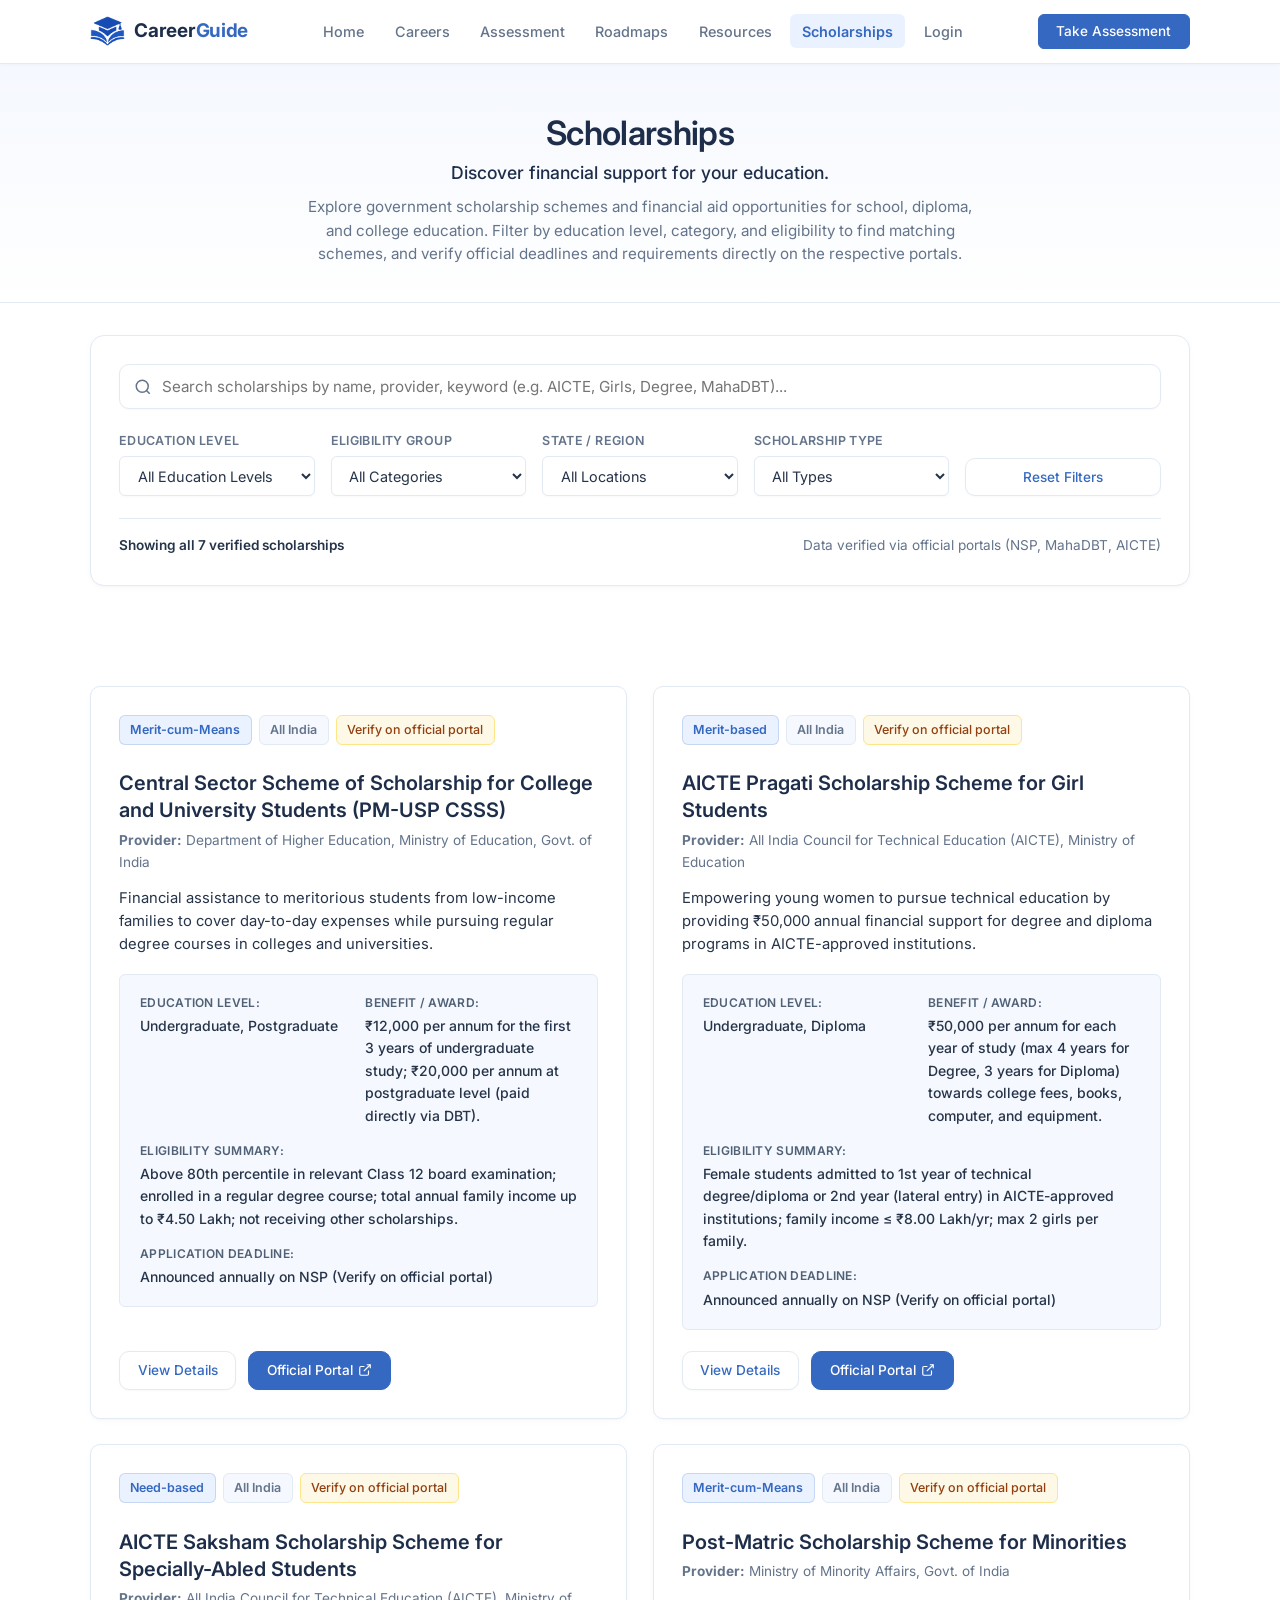
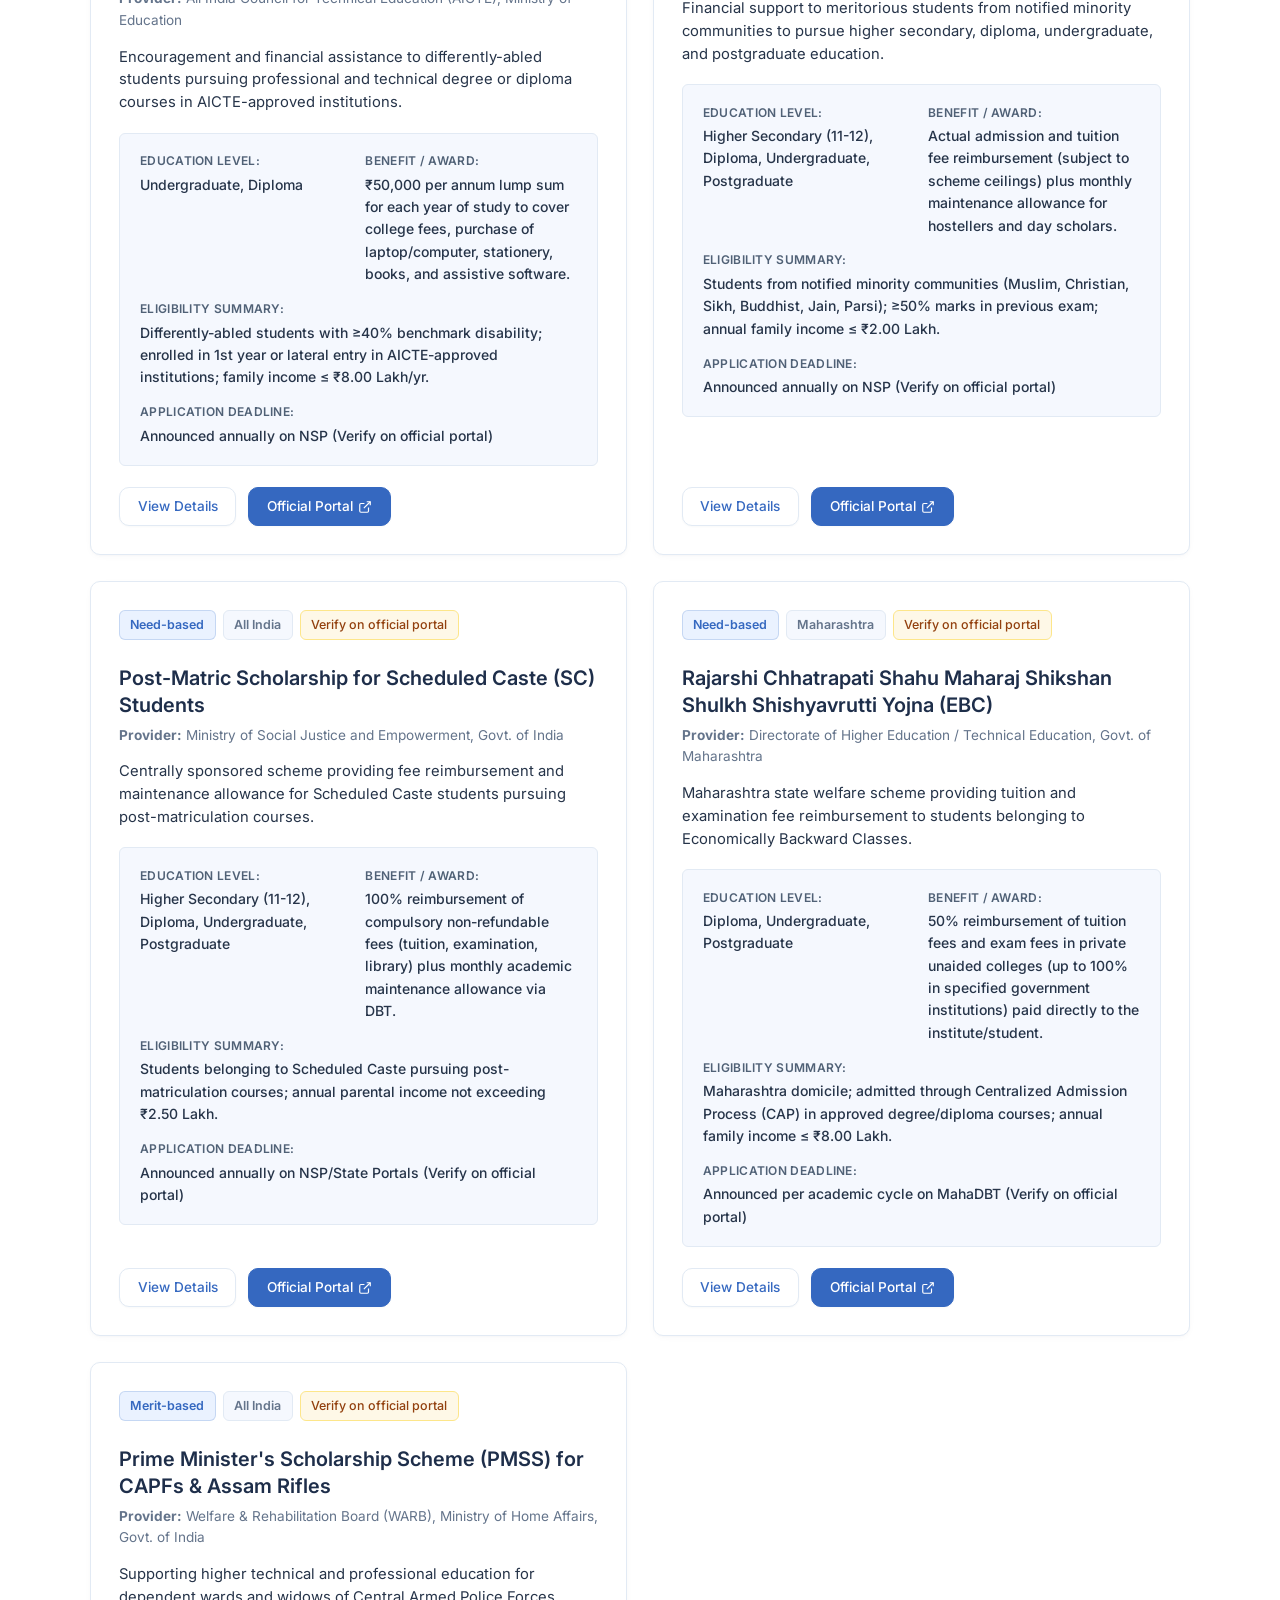
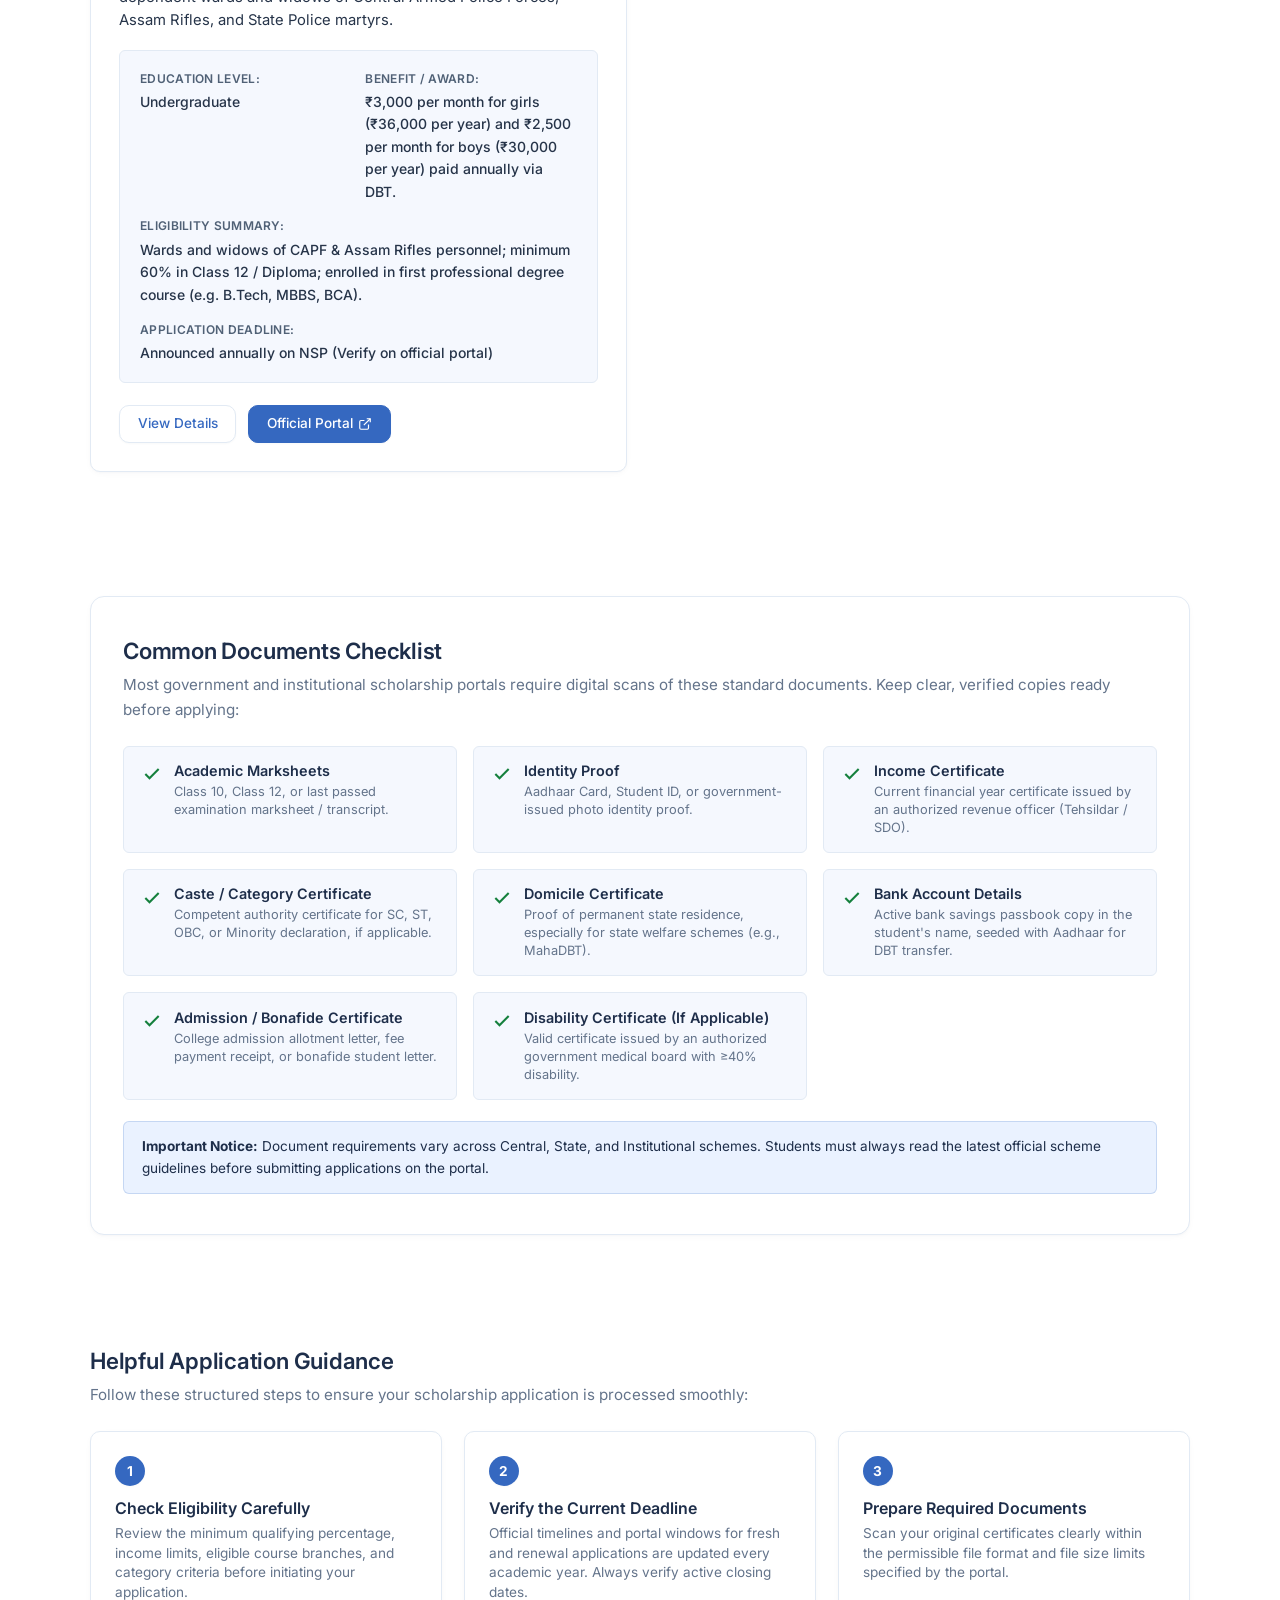
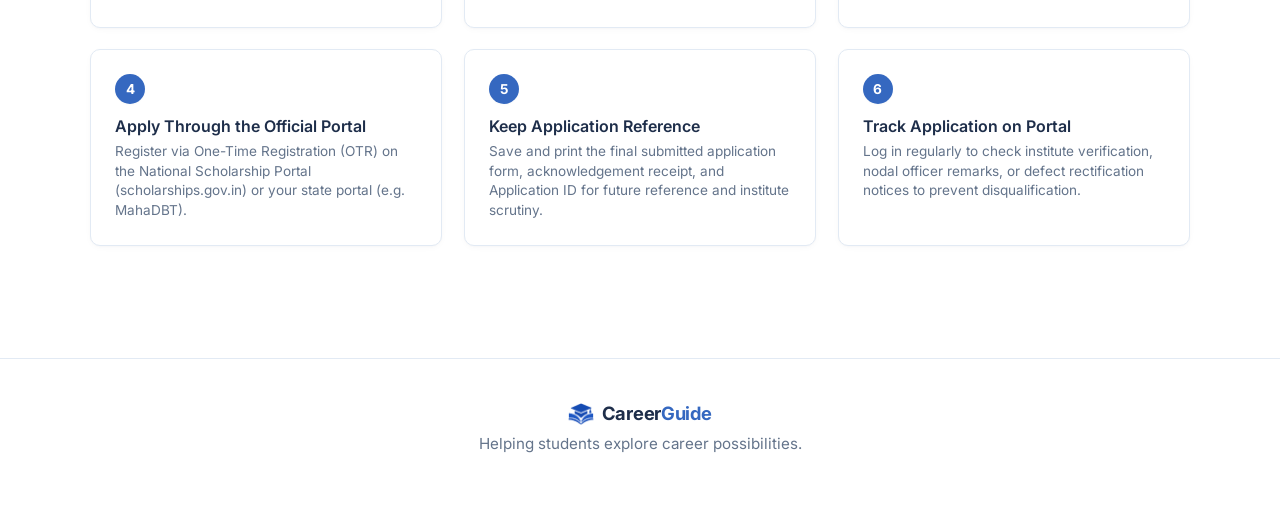
<file: scholarships.html>
<!DOCTYPE html>
<html lang="en">
<head>
    <meta charset="UTF-8">
    <meta name="viewport" content="width=device-width, initial-scale=1.0">
    <title>Scholarships | CareerGuide</title>
    <link rel="icon" type="image/svg+xml" href="images/favicon.svg">
    <link href="https://fonts.googleapis.com/css2?family=Inter:wght@400;500;600;700&display=swap" rel="stylesheet">
    <link rel="stylesheet" href="css/style.css">
    <style>
        /* Scholarships Page Specific Styles */
        .page-header { 
            padding: 3rem 0 2.25rem; 
            text-align: center; 
            background: var(--bg-gradient-page); 
            border-bottom: 1px solid var(--border); 
        }
        .page-header h1 { font-size: 2.1rem; margin-bottom: 0.35rem; color: var(--primary); }
        .page-header .subtitle { font-size: 1.1rem; color: var(--primary); font-weight: 500; margin-bottom: 0.5rem; }
        .page-header .intro-text { max-width: 680px; margin: 0 auto; font-size: 0.95rem; color: var(--text-muted); line-height: 1.55; }

        /* Filter Controls */
        .filter-panel {
            background: var(--bg-white);
            border: 1px solid var(--border);
            border-radius: var(--radius-lg);
            padding: 1.75rem;
            margin-bottom: 2rem;
            box-shadow: var(--shadow-sm);
        }
        .search-container {
            position: relative;
            margin-bottom: 1.35rem;
        }
        .search-input {
            width: 100%;
            padding: 0.75rem 1rem 0.75rem 2.6rem;
            border-radius: var(--radius);
            border: 1px solid var(--border);
            font-size: 0.95rem;
            font-family: inherit;
            outline: none;
            background: var(--bg-white);
            color: var(--text-main);
            box-shadow: var(--shadow-xs);
            transition: border-color var(--transition-fast), box-shadow var(--transition-fast);
        }
        .search-input:focus {
            border-color: var(--accent);
            box-shadow: 0 0 0 3px rgba(53, 104, 192, 0.12);
        }
        .search-icon {
            position: absolute;
            left: 0.95rem;
            top: 50%;
            transform: translateY(-50%);
            color: var(--text-muted);
            pointer-events: none;
            display: flex;
            align-items: center;
        }
        .filters-grid {
            display: grid;
            grid-template-columns: repeat(auto-fit, minmax(180px, 1fr));
            gap: 1rem;
            align-items: flex-end;
        }
        .filter-group {
            display: flex;
            flex-direction: column;
            gap: 0.35rem;
        }
        .filter-group label {
            font-size: 0.78rem;
            font-weight: 600;
            color: var(--text-muted);
            text-transform: uppercase;
            letter-spacing: 0.03em;
        }
        .filter-select {
            width: 100%;
            padding: 0.6rem 0.85rem;
            border-radius: var(--radius-sm);
            border: 1px solid var(--border);
            background: var(--bg-white);
            color: var(--text-main);
            font-size: 0.9rem;
            font-family: inherit;
            outline: none;
            cursor: pointer;
            box-shadow: var(--shadow-xs);
            transition: border-color var(--transition-fast), box-shadow var(--transition-fast);
        }
        .filter-select:focus {
            border-color: var(--accent);
            box-shadow: 0 0 0 3px rgba(53, 104, 192, 0.12);
        }
        .filter-actions {
            display: flex;
            align-items: center;
            gap: 0.75rem;
        }
        .filter-reset-btn {
            height: 38px;
            padding: 0.5rem 1rem;
            font-size: 0.85rem;
            white-space: nowrap;
            width: 100%;
        }
        .results-meta {
            display: flex;
            justify-content: space-between;
            align-items: center;
            margin-top: 1.35rem;
            padding-top: 1rem;
            border-top: 1px solid var(--border);
            font-size: 0.85rem;
            color: var(--text-muted);
        }
        .results-count {
            font-weight: 600;
            color: var(--text-main);
        }

        /* Scholarship Cards */
        .scholarships-container {
            margin-bottom: 3.5rem;
        }
        .scholarship-card {
            background: var(--bg-white);
            border: 1px solid var(--border);
            border-radius: var(--radius);
            padding: 1.75rem;
            display: flex;
            flex-direction: column;
            box-shadow: var(--shadow-sm);
            transition: border-color var(--transition-fast), box-shadow var(--transition-fast), transform var(--transition-fast);
        }
        .scholarship-card:hover {
            border-color: var(--border-accent);
            box-shadow: var(--shadow-hover);
            transform: translateY(-2px);
        }
        .scholarship-tags {
            display: flex;
            gap: 0.45rem;
            flex-wrap: wrap;
            margin-bottom: 0.85rem;
        }
        .tag-type { 
            background: var(--bg-subtle); 
            color: var(--accent); 
            border: 1px solid rgba(53, 104, 192, 0.2); 
            font-weight: 600; 
            border-radius: var(--radius-sm); 
        }
        .tag-geo { 
            background: var(--bg-alt); 
            color: var(--text-muted); 
            border: 1px solid var(--border); 
            border-radius: var(--radius-sm); 
        }
        .tag-status { 
            background: #fef8e7; 
            color: #92400e; 
            border: 1px solid #fde68a; 
            font-weight: 500; 
            border-radius: var(--radius-sm); 
        }
        
        .scholarship-title {
            font-size: 1.25rem;
            color: var(--primary);
            line-height: 1.35;
            margin-bottom: 0.35rem;
            font-weight: 600;
        }
        .scholarship-provider {
            font-size: 0.85rem;
            color: var(--text-muted);
            margin-bottom: 0.85rem;
        }
        .scholarship-desc {
            font-size: 0.925rem;
            color: var(--text-main);
            margin-bottom: 1.15rem;
            line-height: 1.55;
        }
        
        /* Information Panel */
        .scholarship-meta-grid {
            background: var(--bg-alt);
            border: 1px solid var(--border);
            border-radius: var(--radius-sm);
            padding: 1.1rem 1.25rem;
            display: grid;
            grid-template-columns: 1fr 1fr;
            gap: 0.85rem;
            margin-bottom: 1.35rem;
            font-size: 0.875rem;
        }
        .meta-item {
            display: flex;
            flex-direction: column;
            gap: 0.2rem;
        }
        .meta-item-full {
            grid-column: 1 / -1;
        }
        .meta-label {
            font-size: 0.75rem;
            font-weight: 600;
            color: #506176;
            text-transform: uppercase;
            letter-spacing: 0.025em;
        }
        .meta-value {
            color: var(--text-main);
            font-weight: 500;
        }

        .scholarship-actions {
            display: flex;
            gap: 0.75rem;
            align-items: center;
            margin-top: auto;
            flex-wrap: wrap;
        }
        .btn-details {
            font-size: 0.85rem;
            padding: 0.55rem 1.1rem;
        }
        .btn-portal {
            font-size: 0.85rem;
            padding: 0.55rem 1.1rem;
        }

        /* Detailed view (Expandable) */
        .scholarship-details {
            margin-top: 1.25rem;
            padding-top: 1.25rem;
            border-top: 1px dashed var(--border);
        }
        .details-inner {
            display: flex;
            flex-direction: column;
            gap: 1.25rem;
        }
        .details-block h4 {
            font-size: 0.95rem;
            color: var(--primary);
            margin-bottom: 0.5rem;
            border-bottom: 1px solid var(--border-soft);
            padding-bottom: 0.25rem;
        }
        .details-block ul, .details-block ol {
            padding-left: 1.25rem;
            font-size: 0.875rem;
            color: var(--text-main);
        }
        .details-block li {
            margin-bottom: 0.4rem;
            line-height: 1.45;
        }
        .details-block ul { list-style-type: disc; }
        .details-block ol { list-style-type: decimal; }
        .details-footer-notice {
            background: var(--bg-light);
            border: 1px solid var(--border-soft);
            border-left: 3px solid var(--accent);
            padding: 0.85rem 1.15rem;
            border-radius: var(--radius-sm);
            font-size: 0.825rem;
            color: var(--text-muted);
        }
        .details-footer-notice a {
            color: var(--accent);
            font-weight: 600;
            text-decoration: underline;
        }

        /* Common Documents Section */
        .checklist-section {
            background: var(--bg-white);
            border: 1px solid var(--border);
            border-radius: var(--radius-lg);
            padding: 2.5rem 2rem;
            margin-bottom: 2.75rem;
            box-shadow: var(--shadow-sm);
        }
        .checklist-grid {
            display: grid;
            grid-template-columns: repeat(auto-fit, minmax(260px, 1fr));
            gap: 1rem;
            margin: 1.5rem 0 1.35rem;
        }
        .checklist-item {
            background: var(--bg-alt);
            border: 1px solid var(--border);
            border-radius: var(--radius-sm);
            padding: 0.95rem 1.15rem;
            display: flex;
            gap: 0.75rem;
            align-items: flex-start;
        }
        .check-icon {
            color: var(--success);
            flex-shrink: 0;
            margin-top: 0.15rem;
        }
        .checklist-text h4 {
            font-size: 0.9rem;
            margin-bottom: 0.2rem;
            color: var(--primary);
        }
        .checklist-text p {
            font-size: 0.8rem;
            color: var(--text-muted);
            margin-bottom: 0;
            line-height: 1.4;
        }
        .checklist-disclaimer {
            background: var(--bg-subtle);
            border: 1px solid rgba(53, 104, 192, 0.2);
            border-radius: var(--radius-sm);
            padding: 0.85rem 1.15rem;
            font-size: 0.85rem;
            color: var(--primary);
        }

        /* Guidance Section */
        .guidance-section {
            margin-bottom: 2.75rem;
        }
        .guidance-steps {
            display: grid;
            grid-template-columns: repeat(auto-fit, minmax(280px, 1fr));
            gap: 1.35rem;
            margin-top: 1.5rem;
        }
        .guidance-card {
            background: var(--bg-white);
            border: 1px solid var(--border);
            border-radius: var(--radius);
            box-shadow: var(--shadow-sm);
            padding: 1.5rem;
            position: relative;
            transition: border-color var(--transition-fast), box-shadow var(--transition-fast), transform var(--transition-fast);
        }
        .guidance-card:hover {
            border-color: var(--border-accent);
            box-shadow: var(--shadow-hover);
            transform: translateY(-2px);
        }
        .guidance-num {
            display: inline-block;
            width: 30px;
            height: 30px;
            background: var(--accent);
            color: white;
            border-radius: 50%;
            text-align: center;
            line-height: 30px;
            font-weight: 700;
            font-size: 0.85rem;
            margin-bottom: 0.75rem;
            box-shadow: var(--shadow-xs);
        }
        .guidance-card h4 {
            font-size: 1rem;
            margin-bottom: 0.35rem;
            color: var(--primary);
        }
        .guidance-card p {
            font-size: 0.85rem;
            color: var(--text-muted);
            margin-bottom: 0;
            line-height: 1.45;
        }

        /* Informational Advisory Notice */
        .advisory-box {
            background: var(--bg-alt);
            border: 1px solid var(--border);
            border-radius: var(--radius);
            padding: 1.35rem 1.75rem;
            margin-bottom: 3rem;
            text-align: center;
        }
        .advisory-box p {
            font-size: 0.85rem;
            color: var(--text-muted);
            margin-bottom: 0;
            max-width: 800px;
            margin-inline: auto;
        }

        @media (max-width: 768px) {
            .scholarship-meta-grid { grid-template-columns: 1fr; }
            .filters-grid { grid-template-columns: 1fr; }
            .results-meta { flex-direction: column; align-items: flex-start; gap: 0.5rem; }
            .checklist-section { padding: 1.5rem 1rem; }
        }
    </style>
</head>
<body>
    <!-- Navbar -->
    <nav class="navbar">
        <div class="nav-container">
            <a href="index.html" class="logo">
                <img src="images/logo-icon.png" alt="CareerGuide" width="35" height="30" class="logo-icon">
                <span class="logo-text">Career<span class="logo-accent">Guide</span></span>
            </a>
            <div class="nav-links">
                <a href="index.html">Home</a>
                <a href="careers.html">Careers</a>
                <a href="assessment.html">Assessment</a>
                <a href="roadmaps.html">Roadmaps</a>
                <a href="resources.html">Resources</a>
                <a href="scholarships.html" class="active">Scholarships</a>
                <a href="login.html">Login</a>
            </div>
            <a href="assessment.html" class="btn btn-primary nav-cta">Take Assessment</a>
            <button class="mobile-menu-btn" aria-label="Toggle Menu">
                <svg width="24" height="24" viewBox="0 0 24 24" fill="none" stroke="currentColor" stroke-width="2">
                    <path stroke-linecap="round" stroke-linejoin="round" d="M4 6h16M4 12h16M4 18h18"/>
                </svg>
            </button>
        </div>
    </nav>

    <!-- Page Introduction -->
    <header class="page-header">
        <div class="container">
            <h1>Scholarships</h1>
            <p class="subtitle">Discover financial support for your education.</p>
            <p class="intro-text">
                Explore government scholarship schemes and financial aid opportunities for school, diploma, and college education. Filter by education level, category, and eligibility to find matching schemes, and verify official deadlines and requirements directly on the respective portals.
            </p>
        </div>
    </header>

    <main class="container" style="padding-top: 2rem;">
        <!-- Search & Filter Controls -->
        <section class="filter-panel" aria-label="Scholarship search and filter options">
            <div class="search-container">
                <span class="search-icon" aria-hidden="true">
                    <svg width="18" height="18" viewBox="0 0 24 24" fill="none" stroke="currentColor" stroke-width="2">
                        <circle cx="11" cy="11" r="8"></circle>
                        <line x1="21" y1="21" x2="16.65" y2="16.65"></line>
                    </svg>
                </span>
                <input 
                    type="text" 
                    id="scholarship-search" 
                    class="search-input" 
                    placeholder="Search scholarships by name, provider, keyword (e.g. AICTE, Girls, Degree, MahaDBT)..."
                    aria-label="Search scholarships by name, provider, or keyword"
                >
            </div>

            <div class="filters-grid">
                <!-- Education Level Filter -->
                <div class="filter-group">
                    <label for="filter-education">Education Level</label>
                    <select id="filter-education" class="filter-select">
                        <option value="all">All Education Levels</option>
                        <option value="Higher Secondary (11-12)">Higher Secondary (11-12)</option>
                        <option value="Diploma">Diploma / Polytechnic</option>
                        <option value="Undergraduate">Undergraduate (Degree)</option>
                        <option value="Postgraduate">Postgraduate</option>
                    </select>
                </div>

                <!-- Category / Eligibility Group Filter -->
                <div class="filter-group">
                    <label for="filter-category">Eligibility Group</label>
                    <select id="filter-category" class="filter-select">
                        <option value="all">All Categories</option>
                        <option value="General / EBC">General / EBC (Low Income)</option>
                        <option value="Girl Students">Girl Students</option>
                        <option value="Specially-Abled (PwD)">Specially-Abled (PwD)</option>
                        <option value="Scheduled Caste (SC)">Scheduled Caste (SC)</option>
                        <option value="Minority Communities">Minority Communities</option>
                        <option value="Wards of Defence / Police Personnel">Defence / Police Wards</option>
                    </select>
                </div>

                <!-- State / Location Filter -->
                <div class="filter-group">
                    <label for="filter-state">State / Region</label>
                    <select id="filter-state" class="filter-select">
                        <option value="all">All Locations</option>
                        <option value="All India">All India Schemes</option>
                        <option value="Maharashtra">Maharashtra (State Scheme)</option>
                    </select>
                </div>

                <!-- Scholarship Type Filter -->
                <div class="filter-group">
                    <label for="filter-type">Scholarship Type</label>
                    <select id="filter-type" class="filter-select">
                        <option value="all">All Types</option>
                        <option value="Merit-based">Merit-based</option>
                        <option value="Need-based">Need-based</option>
                        <option value="Merit-cum-Means">Merit-cum-Means</option>
                    </select>
                </div>

                <!-- Reset Button -->
                <div class="filter-group filter-actions">
                    <button id="reset-filters-btn" class="btn btn-secondary filter-reset-btn" type="button">
                        Reset Filters
                    </button>
                </div>
            </div>

            <div class="results-meta">
                <span id="results-count" class="results-count">Showing verified scholarships</span>
                <span>Data verified via official portals (NSP, MahaDBT, AICTE)</span>
            </div>
        </section>

        <!-- Scholarship Cards Grid -->
        <section class="scholarships-container" aria-label="Available Scholarships List">
            <div id="scholarships-grid" class="grid grid-2">
                <!-- Dynamically populated from js/scholarships.js -->
            </div>
        </section>

        <!-- Common Documents Checklist Section -->
        <section class="checklist-section" aria-labelledby="checklist-heading">
            <div class="section-header" style="text-align: left; max-width: none; margin-bottom: 0.5rem;">
                <h2 id="checklist-heading" style="font-size: 1.4rem;">Common Documents Checklist</h2>
                <p>Most government and institutional scholarship portals require digital scans of these standard documents. Keep clear, verified copies ready before applying:</p>
            </div>

            <div class="checklist-grid">
                <div class="checklist-item">
                    <div class="check-icon" aria-hidden="true">
                        <svg width="20" height="20" viewBox="0 0 24 24" fill="none" stroke="currentColor" stroke-width="2.5">
                            <polyline points="20 6 9 17 4 12"></polyline>
                        </svg>
                    </div>
                    <div class="checklist-text">
                        <h4>Academic Marksheets</h4>
                        <p>Class 10, Class 12, or last passed examination marksheet / transcript.</p>
                    </div>
                </div>

                <div class="checklist-item">
                    <div class="check-icon" aria-hidden="true">
                        <svg width="20" height="20" viewBox="0 0 24 24" fill="none" stroke="currentColor" stroke-width="2.5">
                            <polyline points="20 6 9 17 4 12"></polyline>
                        </svg>
                    </div>
                    <div class="checklist-text">
                        <h4>Identity Proof</h4>
                        <p>Aadhaar Card, Student ID, or government-issued photo identity proof.</p>
                    </div>
                </div>

                <div class="checklist-item">
                    <div class="check-icon" aria-hidden="true">
                        <svg width="20" height="20" viewBox="0 0 24 24" fill="none" stroke="currentColor" stroke-width="2.5">
                            <polyline points="20 6 9 17 4 12"></polyline>
                        </svg>
                    </div>
                    <div class="checklist-text">
                        <h4>Income Certificate</h4>
                        <p>Current financial year certificate issued by an authorized revenue officer (Tehsildar / SDO).</p>
                    </div>
                </div>

                <div class="checklist-item">
                    <div class="check-icon" aria-hidden="true">
                        <svg width="20" height="20" viewBox="0 0 24 24" fill="none" stroke="currentColor" stroke-width="2.5">
                            <polyline points="20 6 9 17 4 12"></polyline>
                        </svg>
                    </div>
                    <div class="checklist-text">
                        <h4>Caste / Category Certificate</h4>
                        <p>Competent authority certificate for SC, ST, OBC, or Minority declaration, if applicable.</p>
                    </div>
                </div>

                <div class="checklist-item">
                    <div class="check-icon" aria-hidden="true">
                        <svg width="20" height="20" viewBox="0 0 24 24" fill="none" stroke="currentColor" stroke-width="2.5">
                            <polyline points="20 6 9 17 4 12"></polyline>
                        </svg>
                    </div>
                    <div class="checklist-text">
                        <h4>Domicile Certificate</h4>
                        <p>Proof of permanent state residence, especially for state welfare schemes (e.g., MahaDBT).</p>
                    </div>
                </div>

                <div class="checklist-item">
                    <div class="check-icon" aria-hidden="true">
                        <svg width="20" height="20" viewBox="0 0 24 24" fill="none" stroke="currentColor" stroke-width="2.5">
                            <polyline points="20 6 9 17 4 12"></polyline>
                        </svg>
                    </div>
                    <div class="checklist-text">
                        <h4>Bank Account Details</h4>
                        <p>Active bank savings passbook copy in the student's name, seeded with Aadhaar for DBT transfer.</p>
                    </div>
                </div>

                <div class="checklist-item">
                    <div class="check-icon" aria-hidden="true">
                        <svg width="20" height="20" viewBox="0 0 24 24" fill="none" stroke="currentColor" stroke-width="2.5">
                            <polyline points="20 6 9 17 4 12"></polyline>
                        </svg>
                    </div>
                    <div class="checklist-text">
                        <h4>Admission / Bonafide Certificate</h4>
                        <p>College admission allotment letter, fee payment receipt, or bonafide student letter.</p>
                    </div>
                </div>

                <div class="checklist-item">
                    <div class="check-icon" aria-hidden="true">
                        <svg width="20" height="20" viewBox="0 0 24 24" fill="none" stroke="currentColor" stroke-width="2.5">
                            <polyline points="20 6 9 17 4 12"></polyline>
                        </svg>
                    </div>
                    <div class="checklist-text">
                        <h4>Disability Certificate (If Applicable)</h4>
                        <p>Valid certificate issued by an authorized government medical board with ≥40% disability.</p>
                    </div>
                </div>
            </div>

            <div class="checklist-disclaimer">
                <strong>Important Notice:</strong> Document requirements vary across Central, State, and Institutional schemes. Students must always read the latest official scheme guidelines before submitting applications on the portal.
            </div>
        </section>

        <!-- Helpful Guidance Section -->
        <section class="guidance-section" aria-labelledby="guidance-heading">
            <div class="section-header" style="text-align: left; max-width: none; margin-bottom: 0.5rem;">
                <h2 id="guidance-heading" style="font-size: 1.4rem;">Helpful Application Guidance</h2>
                <p>Follow these structured steps to ensure your scholarship application is processed smoothly:</p>
            </div>

            <div class="guidance-steps">
                <div class="guidance-card">
                    <span class="guidance-num">1</span>
                    <h4>Check Eligibility Carefully</h4>
                    <p>Review the minimum qualifying percentage, income limits, eligible course branches, and category criteria before initiating your application.</p>
                </div>

                <div class="guidance-card">
                    <span class="guidance-num">2</span>
                    <h4>Verify the Current Deadline</h4>
                    <p>Official timelines and portal windows for fresh and renewal applications are updated every academic year. Always verify active closing dates.</p>
                </div>

                <div class="guidance-card">
                    <span class="guidance-num">3</span>
                    <h4>Prepare Required Documents</h4>
                    <p>Scan your original certificates clearly within the permissible file format and file size limits specified by the portal.</p>
                </div>

                <div class="guidance-card">
                    <span class="guidance-num">4</span>
                    <h4>Apply Through the Official Portal</h4>
                    <p>Register via One-Time Registration (OTR) on the National Scholarship Portal (scholarships.gov.in) or your state portal (e.g. MahaDBT).</p>
                </div>

                <div class="guidance-card">
                    <span class="guidance-num">5</span>
                    <h4>Keep Application Reference</h4>
                    <p>Save and print the final submitted application form, acknowledgement receipt, and Application ID for future reference and institute scrutiny.</p>
                </div>

                <div class="guidance-card">
                    <span class="guidance-num">6</span>
                    <h4>Track Application on Portal</h4>
                    <p>Log in regularly to check institute verification, nodal officer remarks, or defect rectification notices to prevent disqualification.</p>
                </div>
            </div>
        </section>
    </main>

    <!-- Footer -->
    <footer>
        <div class="container">
            <a href="index.html" class="footer-logo">
                <img src="images/logo-icon.png" alt="" width="26" height="22" class="logo-icon">
                <span>Career<span class="logo-accent">Guide</span></span>
            </a>
            <p>Helping students explore career possibilities.</p>
        </div>
    </footer>

    <!-- Scripts -->
    <script src="js/main.js"></script>
    <script src="js/scholarships.js"></script>
</body>
</html>
</file>
<file: css/style.css>
:root {
    /* Exact Color Tokens */
    --primary: #1e2e4a;          /* Rich navy heading color */
    --accent: #3568C0;           /* Primary blue */
    --accent-hover: #2855A5;     /* Hover blue */
    --text-main: #263449;        /* Main text */
    --text-muted: #64748B;       /* Secondary text */
    --bg-white: #FFFFFF;         /* Main background */
    --bg-alt: #F5F8FE;           /* Alternate background */
    --bg-light: #F5F8FE;         /* Soft light background */
    --bg-subtle: #EAF2FF;        /* Pale blue highlight */
    --border: #E2EAF4;           /* Light border */
    --border-soft: #E2EAF4;      /* Consistent light border */
    --border-hover: #cbd8e6;
    --border-accent: rgba(53, 104, 192, 0.35);
    
    /* Subtle & Selective Gradients */
    --bg-gradient-page: linear-gradient(180deg, #F5F8FE 0%, #FFFFFF 100%);
    --bg-gradient-hero: linear-gradient(180deg, #F5F8FE 0%, #FFFFFF 100%);
    --bg-gradient-alt: #F5F8FE;
    --bg-gradient-card: linear-gradient(180deg, #FFFFFF 0%, #FAFBFD 100%);
    --bg-gradient-subtle: linear-gradient(135deg, #EAF2FF 0%, #F5F8FE 100%);
    --bg-gradient-cta: linear-gradient(135deg, #EAF2FF 0%, #F5F8FE 100%);
    
    /* Feedback */
    --success: #15803d;
    --error: #dc2626;
    
    /* Shadows - Layered & Subtle */
    --shadow-xs: 0 1px 2px 0 rgba(38, 52, 73, 0.03);
    --shadow-sm: 0 2px 8px -2px rgba(38, 52, 73, 0.04), 0 1px 2px 0 rgba(38, 52, 73, 0.02);
    --shadow-md: 0 4px 16px -2px rgba(38, 52, 73, 0.06), 0 2px 6px -1px rgba(38, 52, 73, 0.02);
    --shadow-hover: 0 6px 18px -3px rgba(53, 104, 192, 0.10), 0 2px 6px -1px rgba(38, 52, 73, 0.03);
    
    /* Rounded Corners - Moderate & Consistent */
    --radius-sm: 6px;
    --radius: 10px;
    --radius-lg: 14px;
    --radius-pill: 9999px;
    
    /* Transitions - Subtle & Smooth */
    --transition-fast: 0.15s ease-out;
    --transition-base: 0.2s ease-out;
}

html {
    scroll-behavior: auto;
}

* { margin: 0; padding: 0; box-sizing: border-box; }
body {
    font-family: 'Inter', -apple-system, BlinkMacSystemFont, "Segoe UI", Roboto, sans-serif;
    color: var(--text-main);
    background-color: var(--bg-white);
    line-height: 1.6;
    opacity: 1;
}

a { text-decoration: none; color: inherit; }
a:focus-visible, button:focus-visible, input:focus-visible, select:focus-visible {
    outline: 2px solid var(--accent);
    outline-offset: 2px;
}
ul { list-style: none; }
img { max-width: 100%; height: auto; display: block; }

/* Typography */
h1, h2, h3, h4, h5, h6 { color: var(--primary); font-weight: 600; line-height: 1.25; }
h1 { font-size: 2.25rem; letter-spacing: -0.02em; }
h2 { font-size: 1.65rem; margin-bottom: 0.75rem; letter-spacing: -0.01em; }
h3 { font-size: 1.15rem; margin-bottom: 0.35rem; }
p { color: var(--text-muted); margin-bottom: 0.85rem; font-size: 0.95rem; }

/* Buttons */
.btn {
    display: inline-flex; align-items: center; justify-content: center;
    padding: 0.65rem 1.35rem; border-radius: var(--radius);
    font-weight: 500; font-size: 0.95rem; font-family: inherit;
    cursor: pointer; border: 1px solid transparent; line-height: 1.4;
    box-shadow: var(--shadow-xs);
    transition: background-color var(--transition-fast), border-color var(--transition-fast), color var(--transition-fast), box-shadow var(--transition-fast), transform var(--transition-fast);
}
.btn-primary { 
    background: var(--accent); 
    color: #ffffff; 
    border-color: var(--accent);
}
.btn-primary:hover { 
    background: var(--accent-hover); 
    border-color: var(--accent-hover);
    box-shadow: 0 4px 12px -2px rgba(53, 104, 192, 0.25);
    transform: translateY(-1px);
}
.btn-secondary { 
    background: #ffffff; 
    color: var(--accent); 
    border: 1px solid var(--border); 
}
.btn-secondary:hover { 
    border-color: var(--accent); 
    background: var(--bg-subtle); 
    color: var(--accent-hover); 
    box-shadow: 0 2px 8px -1px rgba(53, 104, 192, 0.12);
    transform: translateY(-1px);
}
.nav-cta { padding: 0.45rem 1.1rem; font-size: 0.85rem; border-radius: var(--radius-sm); }

/* Layout & Containers */
.container { max-width: 1140px; margin: 0 auto; padding: 0 1.25rem; }
section { padding: 4.25rem 0; }
.section-alt {
    background: var(--bg-alt);
    border-top: 1px solid var(--border);
    border-bottom: 1px solid var(--border);
    position: relative;
}
.section-header { text-align: center; margin-bottom: 2.5rem; max-width: 580px; margin-inline: auto; }
.section-header h2 { margin-bottom: 0.5rem; }
.section-header p { font-size: 0.95rem; margin-bottom: 0; }

/* Page Header for inner pages */
.page-header {
    padding: 3rem 0 2.25rem;
    text-align: center;
    background: var(--bg-gradient-page);
    border-bottom: 1px solid var(--border);
}
.page-header h1 { font-size: 2.1rem; margin-bottom: 0.4rem; color: var(--primary); }
.page-header p { font-size: 1.05rem; color: var(--text-muted); margin-bottom: 0; }

/* Navbar */
.navbar {
    background: #ffffff; 
    border-bottom: 1px solid var(--border);
    position: sticky; top: 0; z-index: 100; padding: 0.85rem 0;
    box-shadow: 0 1px 3px 0 rgba(38, 52, 73, 0.03);
}
.nav-container {
    display: flex; justify-content: space-between; align-items: center;
    max-width: 1140px; margin: 0 auto; padding: 0 1.25rem;
}
.logo { 
    display: inline-flex;
    align-items: center;
    gap: 0.6rem;
    font-size: 1.18rem; 
    font-weight: 700; 
    color: var(--primary); 
    letter-spacing: -0.015em; 
    text-decoration: none;
    line-height: 1;
}
.logo:hover { color: var(--accent); }
.logo-icon {
    height: 30px;
    width: auto;
    max-width: 38px;
    flex-shrink: 0;
    display: block;
    object-fit: contain;
}
.logo-text {
    display: inline-flex;
    align-items: center;
}
.logo-accent {
    color: var(--accent);
}
.nav-links { display: flex; gap: 0.4rem; align-items: center; }
.nav-links a { 
    position: relative; 
    color: var(--text-muted); 
    font-weight: 500; 
    font-size: 0.9rem; 
    padding: 0.35rem 0.75rem; 
    border-radius: var(--radius-sm);
    transition: color var(--transition-fast), background-color var(--transition-fast);
}
.nav-links a:hover { 
    color: var(--accent); 
    background: var(--bg-subtle); 
}
.nav-links a.active { 
    color: var(--accent); 
    background: var(--bg-subtle); 
    font-weight: 600; 
}
.mobile-menu-btn { display: none; background: none; border: none; cursor: pointer; color: var(--primary); padding: 0.4rem; }

/* Hero Section */
.hero { 
    padding: 4.5rem 0 3.75rem; 
    background: var(--bg-gradient-hero); 
    border-bottom: 1px solid var(--border); 
    position: relative;
}
.hero-container {
    display: flex;
    align-items: center;
    justify-content: space-between;
    gap: 3rem;
}
.hero-content {
    flex: 1;
    max-width: 580px;
}
.hero-visual {
    flex: 0 0 500px;
    max-width: 500px;
    display: flex;
    align-items: center;
    justify-content: center;
}
.hero-img {
    width: 100%;
    height: auto;
    display: block;
    border-radius: var(--radius);
    -webkit-mask-image: radial-gradient(ellipse 54% 52% at 50% 50%, #000 76%, transparent 100%);
    mask-image: radial-gradient(ellipse 54% 52% at 50% 50%, #000 76%, transparent 100%);
}
.hero h1 { margin-bottom: 1rem; }
.hero p { font-size: 1.05rem; margin-bottom: 1.75rem; color: var(--text-muted); max-width: 520px; line-height: 1.6; }
.hero-btns { display: flex; gap: 0.75rem; }

/* Grid System */
.grid { display: grid; gap: 1.6rem; }
.grid-2 { grid-template-columns: repeat(2, 1fr); }
.grid-3 { grid-template-columns: repeat(3, 1fr); }
.grid-4 { grid-template-columns: repeat(4, 1fr); }

/* Generic Cards */
.card {
    background: var(--bg-white); 
    padding: 1.65rem; 
    border-radius: var(--radius);
    border: 1px solid var(--border);
    box-shadow: var(--shadow-sm);
    display: flex; 
    flex-direction: column;
    transition: border-color var(--transition-fast), box-shadow var(--transition-fast), transform var(--transition-fast);
}
.card:hover { 
    border-color: var(--border-accent);
    box-shadow: var(--shadow-hover);
    transform: translateY(-2px);
}
.card-icon { 
    width: 44px; height: 44px; 
    background: var(--bg-subtle); 
    border: 1px solid rgba(53, 104, 192, 0.12);
    border-radius: 8px; 
    display: flex; align-items: center; justify-content: center; 
    margin-bottom: 0.95rem; 
    color: var(--accent); 
}
.card-icon svg { width: 22px; height: 22px; }
.card-title { margin-bottom: 0.35rem; color: var(--primary); }
.tag { 
    display: inline-block; 
    padding: 0.25rem 0.65rem; 
    background: var(--bg-subtle); 
    border: 1px solid rgba(53, 104, 192, 0.15); 
    color: var(--accent); 
    font-size: 0.78rem; 
    font-weight: 600; 
    border-radius: var(--radius-sm); 
    margin-bottom: 0.75rem; 
    width: fit-content;
}
.card-link { 
    color: var(--accent); 
    font-weight: 500; 
    font-size: 0.85rem; 
    display: inline-flex; align-items: center; gap: 0.35rem; 
    margin-top: auto; padding-top: 0.75rem; 
    transition: color var(--transition-fast);
}
.card-link:hover { color: var(--accent-hover); text-decoration: underline; }

/* Steps (How it works) */
.steps-container { margin-top: 1.5rem; }
.step { 
    padding: 1.85rem 1.65rem; 
    background: var(--bg-white); 
    border: 1px solid var(--border); 
    border-radius: var(--radius); 
    box-shadow: var(--shadow-sm);
    text-align: left; 
    transition: border-color var(--transition-fast), box-shadow var(--transition-fast), transform var(--transition-fast);
}
.step:hover { 
    border-color: var(--border-accent); 
    box-shadow: var(--shadow-hover); 
    transform: translateY(-2px);
}
.step-num { 
    font-size: 1.35rem; 
    font-weight: 700; 
    color: var(--accent); 
    margin-bottom: 0.65rem; 
    display: inline-block;
    background: var(--bg-subtle);
    padding: 0.25rem 0.7rem;
    border-radius: var(--radius-sm);
}
.step h3 { font-size: 1.15rem; margin-bottom: 0.35rem; color: var(--primary); }
.step p { font-size: 0.9rem; margin-bottom: 0; color: var(--text-muted); }

/* CTA Section */
.cta-section { 
    background: var(--bg-gradient-cta); 
    border: 1px solid var(--border);
    box-shadow: var(--shadow-sm);
    color: var(--text-main); 
    text-align: center; 
    border-radius: var(--radius-lg); 
    padding: 3.5rem 2rem; 
    margin: 1.5rem 0; 
    position: relative;
    overflow: hidden;
}
.cta-section h2 { color: var(--primary); font-size: 1.65rem; margin-bottom: 0.5rem; }
.cta-section p { color: var(--text-muted); max-width: 520px; margin-inline: auto; margin-bottom: 1.75rem; font-size: 0.95rem; }
.cta-section .btn { font-weight: 600; padding: 0.7rem 1.5rem; }

/* Footer */
footer { 
    background: var(--bg-white); 
    border-top: 1px solid var(--border); 
    padding: 2.75rem 0 2.25rem; 
    text-align: center; 
}
.footer-logo { 
    display: inline-flex;
    align-items: center;
    justify-content: center;
    gap: 0.5rem;
    font-size: 1.15rem; 
    font-weight: 700; 
    color: var(--primary); 
    margin-bottom: 0.35rem; 
    text-decoration: none;
    letter-spacing: -0.015em;
    line-height: 1;
}
.footer-logo:hover {
    color: var(--accent);
}
.footer-logo .logo-icon {
    height: 22px;
    width: auto;
    max-width: 26px;
    flex-shrink: 0;
    display: block;
    object-fit: contain;
}
.footer-links { display: flex; justify-content: center; gap: 1.5rem; margin: 1rem 0; flex-wrap: wrap; }
.footer-links a { color: var(--text-muted); font-size: 0.875rem; transition: color var(--transition-fast); }
.footer-links a:hover { color: var(--accent); }
.footer-copy { color: var(--text-muted); font-size: 0.8rem; }

/* Responsive Adjustments */
@media (min-width: 769px) and (max-width: 1024px) {
    .nav-links { gap: 0.35rem; }
    .nav-links a { font-size: 0.85rem; padding: 0.3rem 0.5rem; }
    .nav-cta { padding: 0.4rem 0.8rem; font-size: 0.8rem; }
    .hero-container { gap: 2rem; }
    .hero-visual { flex: 0 0 400px; max-width: 400px; }
}

@media (max-width: 768px) {
    .nav-links {
        display: none; flex-direction: column; position: absolute;
        top: 100%; left: 0; right: 0; background: var(--bg-white);
        padding: 1.25rem; border-bottom: 1px solid var(--border); 
        box-shadow: var(--shadow-md); gap: 0.5rem;
        align-items: stretch;
    }
    .nav-links.active { display: flex; }
    .nav-links a { padding: 0.55rem 0.85rem; width: 100%; }
    .nav-cta { display: none; }
    .mobile-menu-btn { display: block; }
    .grid-2, .grid-3, .grid-4 { grid-template-columns: 1fr; gap: 1.25rem; }
    h1 { font-size: 1.85rem; }
    .hero { padding: 3rem 0 2.5rem; }
    .hero-container { flex-direction: column; text-align: center; gap: 2rem; }
    .hero-content { max-width: 100%; }
    .hero-visual { max-width: 420px; width: 100%; margin: 0 auto; }
    .hero-btns { flex-direction: column; width: 100%; max-width: 320px; margin: 0 auto; }
    .section-header { margin-bottom: 1.75rem; }
    section { padding: 3rem 0; }
}

/* Assessment Completion Greeting Modal */
.completion-modal-overlay {
    position: fixed;
    top: 0;
    left: 0;
    right: 0;
    bottom: 0;
    width: 100%;
    height: 100%;
    background: rgba(15, 23, 42, 0.45);
    backdrop-filter: blur(2px);
    -webkit-backdrop-filter: blur(2px);
    display: flex;
    align-items: center;
    justify-content: center;
    z-index: 1000;
    padding: 1.25rem;
    box-sizing: border-box;
}

.completion-modal-card {
    background: var(--bg-white);
    border: 1px solid var(--border);
    border-radius: var(--radius-lg);
    box-shadow: 0 16px 40px -6px rgba(30, 46, 74, 0.16), 0 4px 14px -2px rgba(30, 46, 74, 0.06);
    max-width: 440px;
    width: 100%;
    margin: 0 auto;
    padding: 2.5rem 2rem 2.25rem;
    text-align: center;
    position: relative;
    box-sizing: border-box;
}

.completion-icon-wrapper {
    width: 58px;
    height: 58px;
    margin: 0 auto 1.25rem;
    border-radius: 50%;
    background: var(--bg-subtle);
    border: 1px solid rgba(53, 104, 192, 0.18);
    display: flex;
    align-items: center;
    justify-content: center;
}

.completion-icon {
    height: 32px;
    width: auto;
    max-width: 38px;
    object-fit: contain;
    display: block;
}

.completion-title {
    font-size: 1.6rem;
    font-weight: 700;
    color: var(--primary);
    margin-bottom: 0.5rem;
    letter-spacing: -0.015em;
}

.completion-desc {
    font-size: 0.95rem;
    color: var(--text-muted);
    line-height: 1.55;
    margin-bottom: 1.75rem;
}

.completion-btn {
    width: 100%;
    padding: 0.8rem 1.5rem;
    font-size: 1rem;
    font-weight: 600;
    border-radius: var(--radius);
}

@media (max-width: 480px) {
    .completion-modal-overlay {
        padding: 1rem;
    }
    .completion-modal-card {
        padding: 2rem 1.25rem 1.75rem;
        max-width: 100%;
    }
    .completion-title {
        font-size: 1.4rem;
    }
    .completion-desc {
        font-size: 0.9rem;
        margin-bottom: 1.5rem;
    }
    .completion-icon-wrapper {
        width: 52px;
        height: 52px;
        margin-bottom: 1rem;
    }
    .completion-icon {
        height: 28px;
    }
}

/* Accessibility */
@media (prefers-reduced-motion: reduce) {
    *, ::before, ::after {
        animation-duration: 0.01ms !important;
        animation-iteration-count: 1 !important;
        transition-duration: 0.01ms !important;
        scroll-behavior: auto !important;
    }
}
</file>
<file: css/auth.css>
@import url('https://fonts.googleapis.com/css2?family=Inter:wght@400;500;600;700&display=swap');

* { margin: 0; padding: 0; box-sizing: border-box; }
body {
    font-family: 'Inter', -apple-system, BlinkMacSystemFont, "Segoe UI", Roboto, sans-serif;
    background: linear-gradient(180deg, #F5F8FE 0%, #FFFFFF 100%);
    color: #263449;
    display: flex;
    align-items: center;
    justify-content: center;
    min-height: 100vh;
}

.auth-container {
    background: #ffffff;
    width: 100%;
    max-width: 420px;
    padding: 2.5rem 2.25rem;
    border-radius: 14px;
    box-shadow: 0 4px 20px -2px rgba(38, 52, 73, 0.06), 0 2px 6px -1px rgba(38, 52, 73, 0.02);
    border: 1px solid #e2eaf4;
    margin: 1.5rem;
}

.auth-header { text-align: center; margin-bottom: 1.75rem; }
.auth-brand { 
    display: inline-flex;
    align-items: center;
    justify-content: center;
    gap: 0.65rem;
    font-size: 1.35rem; 
    font-weight: 700; 
    color: #1e2e4a; 
    margin-bottom: 0.85rem; 
    text-decoration: none; 
    letter-spacing: -0.015em;
    line-height: 1;
}
.auth-brand:hover { color: #3568c0; }
.auth-brand .logo-icon {
    height: 38px;
    width: auto;
    max-width: 44px;
    flex-shrink: 0;
    display: block;
    object-fit: contain;
}
.logo-accent {
    color: #3568c0;
}
.auth-title { font-size: 1.45rem; font-weight: 600; color: #1e2e4a; margin-bottom: 0.35rem; }
.auth-subtitle { font-size: 0.9rem; color: #64748b; }

.auth-form { display: flex; flex-direction: column; gap: 1.15rem; }
.form-group { display: flex; flex-direction: column; gap: 0.4rem; position: relative; }
.form-group label { font-size: 0.85rem; font-weight: 500; color: #263449; }
.form-control {
    width: 100%; padding: 0.75rem 0.95rem; border: 1px solid #e2eaf4; border-radius: 8px;
    font-size: 0.95rem; font-family: inherit;
    outline: none;
    background: #ffffff;
    color: #263449;
    box-shadow: 0 1px 2px 0 rgba(38, 52, 73, 0.03);
    transition: border-color 0.15s ease-out, box-shadow 0.15s ease-out;
}
.form-control:focus { 
    border-color: #3568c0; 
    box-shadow: 0 0 0 3px rgba(53, 104, 192, 0.12);
}
.form-control:focus-visible, .auth-btn:focus-visible, .password-toggle:focus-visible, .auth-link:focus-visible {
    outline: 2px solid #3568c0;
    outline-offset: 2px;
}
.password-toggle {
    position: absolute; right: 0.75rem; top: 2.15rem; background: none; border: none;
    font-size: 0.8rem; color: #64748b; cursor: pointer; font-weight: 500;
    transition: color 0.15s ease-out;
}
.password-toggle:hover { color: #3568c0; }

.auth-btn {
    background: #3568c0; color: white; border: 1px solid #3568c0; padding: 0.75rem; border-radius: 8px;
    font-size: 0.95rem; font-weight: 600; font-family: inherit; cursor: pointer;
    margin-top: 0.35rem;
    box-shadow: 0 2px 8px -1px rgba(53, 104, 192, 0.25);
    transition: background-color 0.15s ease-out, border-color 0.15s ease-out, box-shadow 0.15s ease-out, transform 0.15s ease-out;
}
.auth-btn:hover { background: #2855a5; border-color: #2855a5; box-shadow: 0 4px 12px -2px rgba(53, 104, 192, 0.35); transform: translateY(-1px); }

.auth-footer { text-align: center; margin-top: 1.75rem; font-size: 0.875rem; color: #64748b; }
.auth-link { color: #3568c0; text-decoration: none; font-weight: 500; transition: color 0.15s ease-out; }
.auth-link:hover { text-decoration: underline; color: #2855a5; }

.auth-error { 
    color: #dc2626; 
    font-size: 0.85rem; 
    background: #fef2f2; 
    padding: 0.75rem 1rem; 
    border-radius: 8px; 
    border: 1px solid #fee2e2; 
    display: none; 
}
.auth-success { 
    color: #15803d; 
    font-size: 0.85rem; 
    background: #f0fdf4; 
    padding: 0.75rem 1rem; 
    border-radius: 8px; 
    border: 1px solid #dcfce7; 
    display: none; 
}
.forgot-msg { 
    font-size: 0.8rem; 
    color: #3568c0; 
    text-decoration: none; 
    font-weight: 500; 
    margin-top: -0.25rem; 
    text-align: right; 
    display: block; 
    transition: color 0.15s ease-out;
}
.forgot-msg:hover { text-decoration: underline; color: #2855a5; }
.forgot-msg-text { color: #dc2626; font-size: 0.75rem; text-align: right; display: none; margin-top: 0.25rem; }
.demo-note { text-align: center; font-size: 0.75rem; color: #64748b; margin-top: 1.5rem; }

.auth-notice {
    background: #EAF2FF;
    border: 1px solid rgba(53, 104, 192, 0.25);
    color: #1e2e4a;
    padding: 0.85rem 1rem;
    border-radius: 8px;
    font-size: 0.875rem;
    line-height: 1.45;
    margin-bottom: 1.25rem;
    text-align: center;
    font-weight: 500;
}

.auth-logged-in-panel {
    text-align: center;
    padding: 0.5rem 0;
}
</file>
